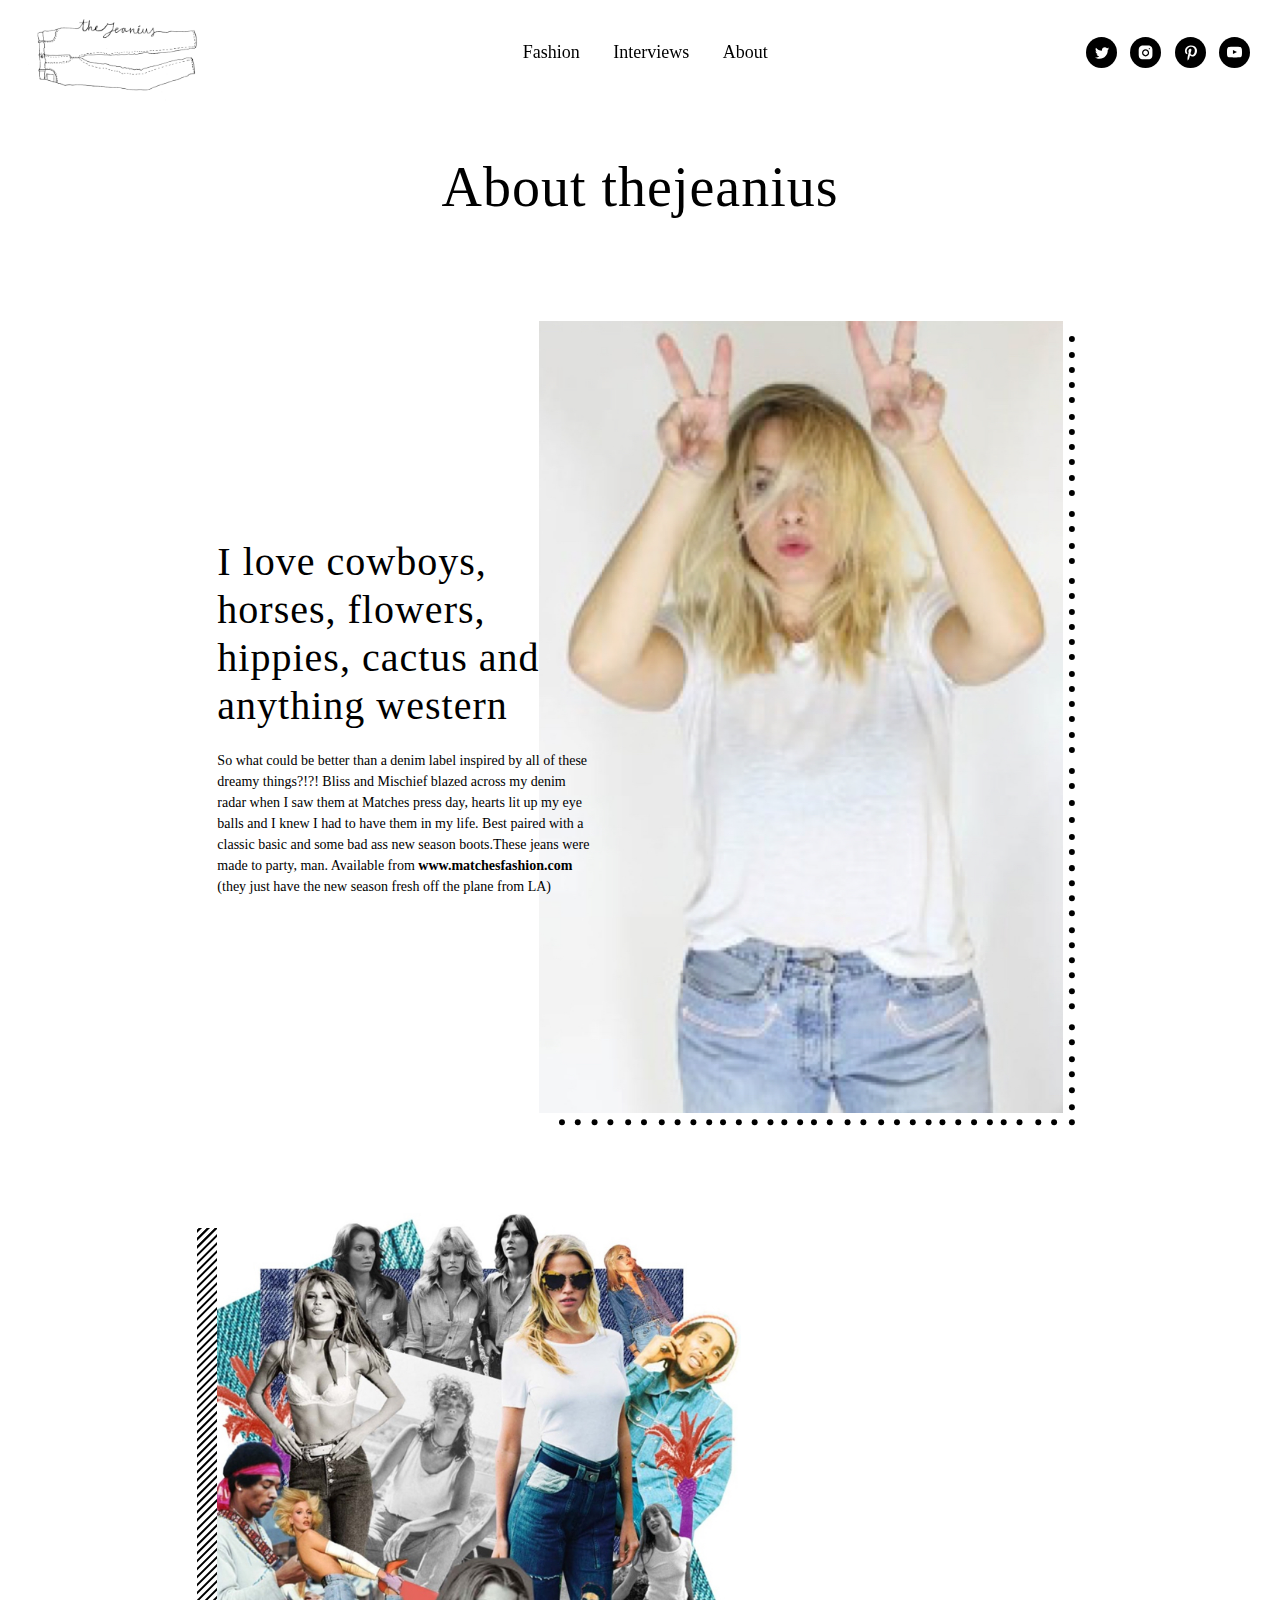
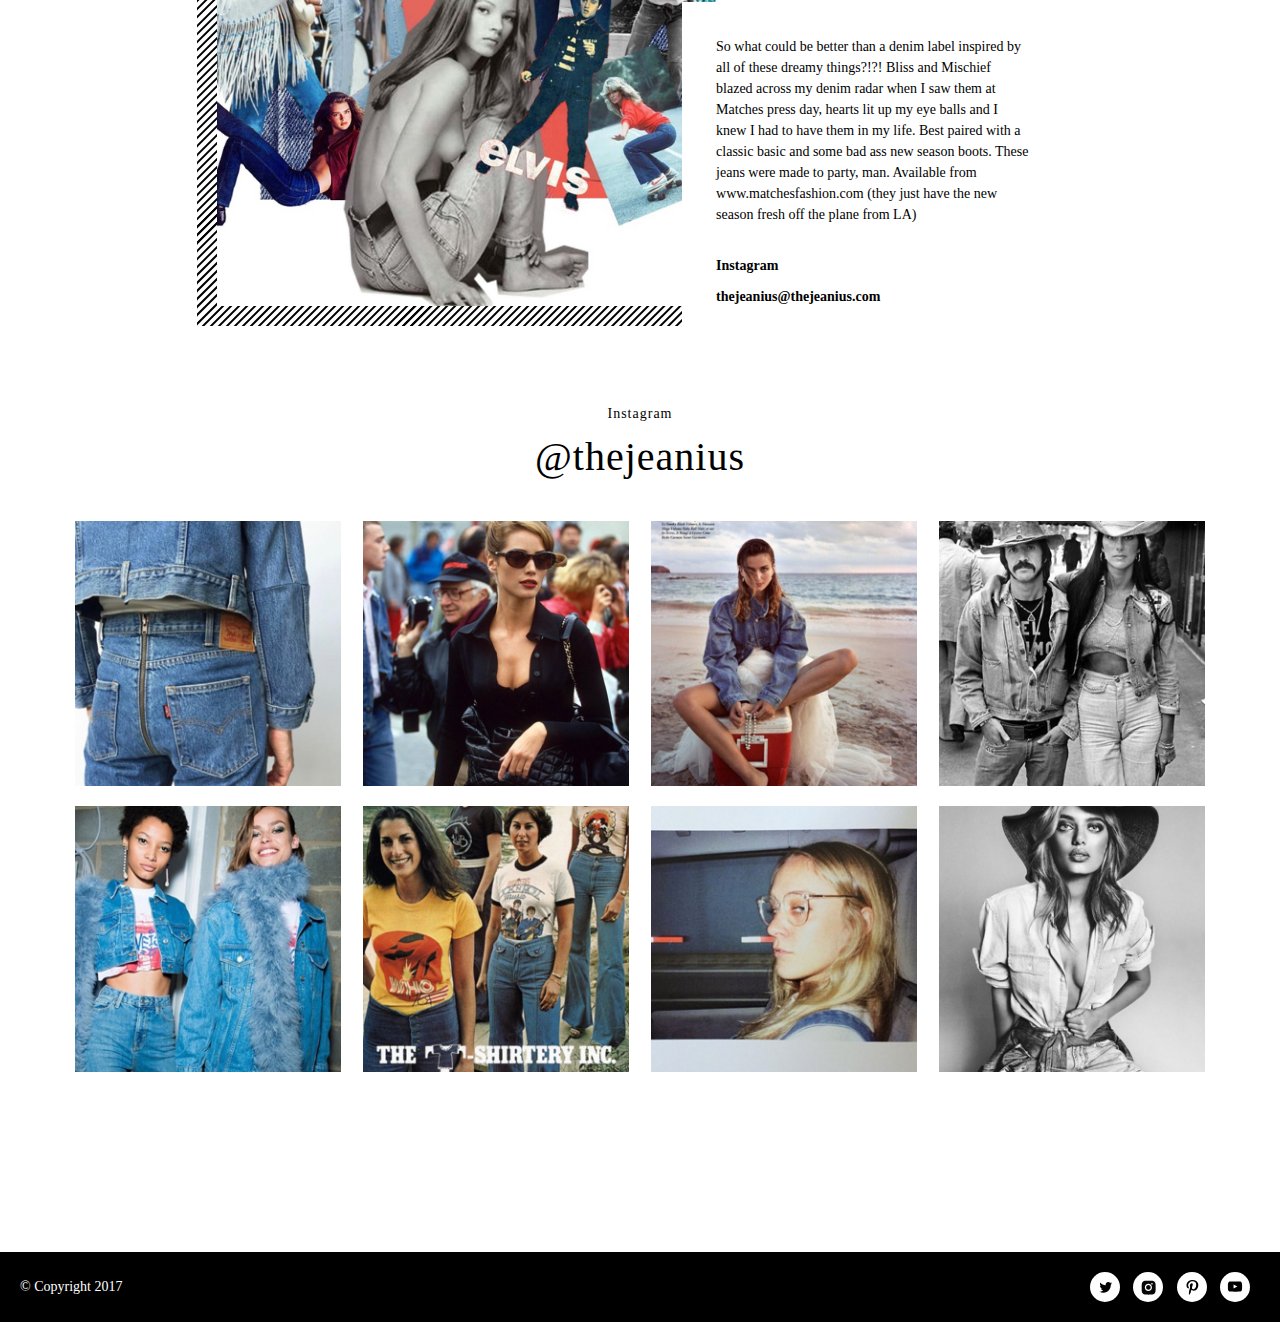
<file: about/index.html>
<!DOCTYPE html>

<html>

<head>
  <meta name="viewport" content="width=device-width, initial-scale=1">
  <title>thejeanius</title>
  <link rel="icon" href="/assets/favicon.png" sizes="16x16 32x32" type="image/png">
  <link rel="stylesheet" href="/css/base.css">
  <link rel="stylesheet" href="/css/style.css">
</head>



<header>
  <a href="/homepage/index.html">
  	<h1><img src="/assets/logo.svg"></h1>
  </a>




  <nav>
    <a href="/fashion/index.html">Fashion</a>
    <a href="/interviews/index.html">Interviews</a>
    <a href="/about/index.html">About</a>
  </nav>

  <div class="social">
    <a href="#"><img src="/assets/twitter-black.svg"></a>
    <a href="https://www.instagram.com/thejeanius_/"><img src="/assets/instagram-black.svg"></a>
    <a href="#"><img src="/assets/pinterest-black.svg"></a>
    <a href="#"><img src="/assets/youtube-black.svg"></a>
  </div>

</header>
  <a href="#" class="menu-toggle">
		<span class="line-1"></span>
		<span class="line-2"></span>
		<span class="line-3"></span>
	</a>

 <div class="menu">

  <nav>
    <a href="/fashion/index.html" class="shophover">Fashion</a>
    <a href="/interviews/index.html" class="winterhover">Interviews</a>
    <a href="/about/index.html" class="processhover">About</a>
  </nav>

</div>

<section class="hero">
    	<h2>About thejeanius</h2>
</section>

<section class="about">

  <div class="about-container">

      <div class="about-right">

           <div class="about-image-right">
          		<img src="/assets/about1.jpg">
            	<span class="blog-bg-overlay-right" style="background-image:url(/assets/dots-background.svg)"></span>
        		</div>

          	<div class="about-copy-left">
       				<h3>I love cowboys, horses, flowers, hippies, cactus and anything western</h3>
              <p>So what could be better than a denim label inspired by all of these dreamy things?!?! Bliss and 												Mischief blazed across my denim radar when I saw them at Matches press day, hearts lit up my eye balls 									and I knew I had to have them in my life. Best paired with a classic basic and some bad ass new season 									boots.These jeans were made to party, man.
								Available from <a href="www.matchesfashion.com">www.matchesfashion.com </a>(they just have the new 											season fresh off the plane from LA)</p>
   					</div>

   		 </div>
 		</div>
	</section>

<section class="about">

  <div class="about-container">

      <div class="about-left">

           <div class="about-image-left">
          		<img src="/assets/about2.jpg">
            	<span class="blog-bg-overlay-left" style="background-image:url(/assets/lines-background.svg)"></span>
        		</div>

          	<div class="about-copy-right">
              <p>So what could be better than a denim label inspired by all of these dreamy things?!?! Bliss and Mischief blazed across my denim radar when I saw them at Matches press day, hearts lit up my eye balls and I knew I had to have them in my life. Best paired with a classic basic and some bad ass new season boots.
These jeans were made to party, man.
Available from www.matchesfashion.com (they just have the new season fresh off the plane from LA)</p>
              <div class="copy-links">
                <a href="#">Instagram</a>
              	<a href="#">thejeanius@thejeanius.com</a>
              </div>

   					</div>

   		 </div>
 		</div>
	</section>

<section class="instagram">
  <div class="container">
    <div class="subhead">
      	<h4>Instagram</h4>
      	<h3>@thejeanius</h3>
    </div>

    <div class="insta">

      <div class="instapic">
        <div class="overlay">
      		<h5>Copy in here</h5>
    		</div>
        <img src="/assets/insta1.jpg">
      </div>

      <div class="instapic">
        	<div class="overlay">
      			<h5>Copy in here</h5>
    			</div>
        	<img src="/assets/insta2.jpg">
      </div>

      <div class="instapic">
        	<div class="overlay">
      			<h5>Copy in here</h5>
    			</div>
        	<img src="/assets/insta3.jpg">
      </div>

      <div class="instapic">
        	<div class="overlay">
      			<h5>Copy in here</h5>
    			</div>
        <img src="/assets/insta4.jpg">
      </div>

      <div class="instapic">
        <div class="overlay">
      		<h5>Copy in here</h5>
    		</div>
        <img src="/assets/insta5.jpg">
      </div>

      <div class="instapic">
        	<div class="overlay">
      			<h5>Copy in here</h5>
    			</div>
        	<img src="/assets/insta6.jpg">
      </div>

      <div class="instapic">
        	<div class="overlay">
      			<h5>Copy in here</h5>
    			</div>
        	<img src="/assets/insta7.jpg">
      </div>

      <div class="instapic">
        	<div class="overlay">
      			<h5>Copy in here</h5>
    			</div>
        <img src="/assets/insta8.jpg">
      </div>
  </div>

  </div>
</section>

	<footer class="footer">
   <p>© Copyright 2017</p>

  <nav>
    <a class="link" href="https://www.facebook.com/profile.php?id=100005118677860">
      <img src="/assets/twitter-white.svg">
    </a>
     <a class="link" href="https://www.instagram.com/gossers007/">
      <img src="/assets/instagram-white.svg">
    </a>
     <a class="link" href="https://www.twitter.com">
      <img src="/assets/pinterest-white.svg">
    </a>
     <a class="link" href="https://www.twitter.com">
      <img src="/assets/youtube-white.svg">
    </a>
  </nav>

</footer>

<script src="/js/jquery.js"></script>
<script src="/js/main.js"></script>


</html>
</file>
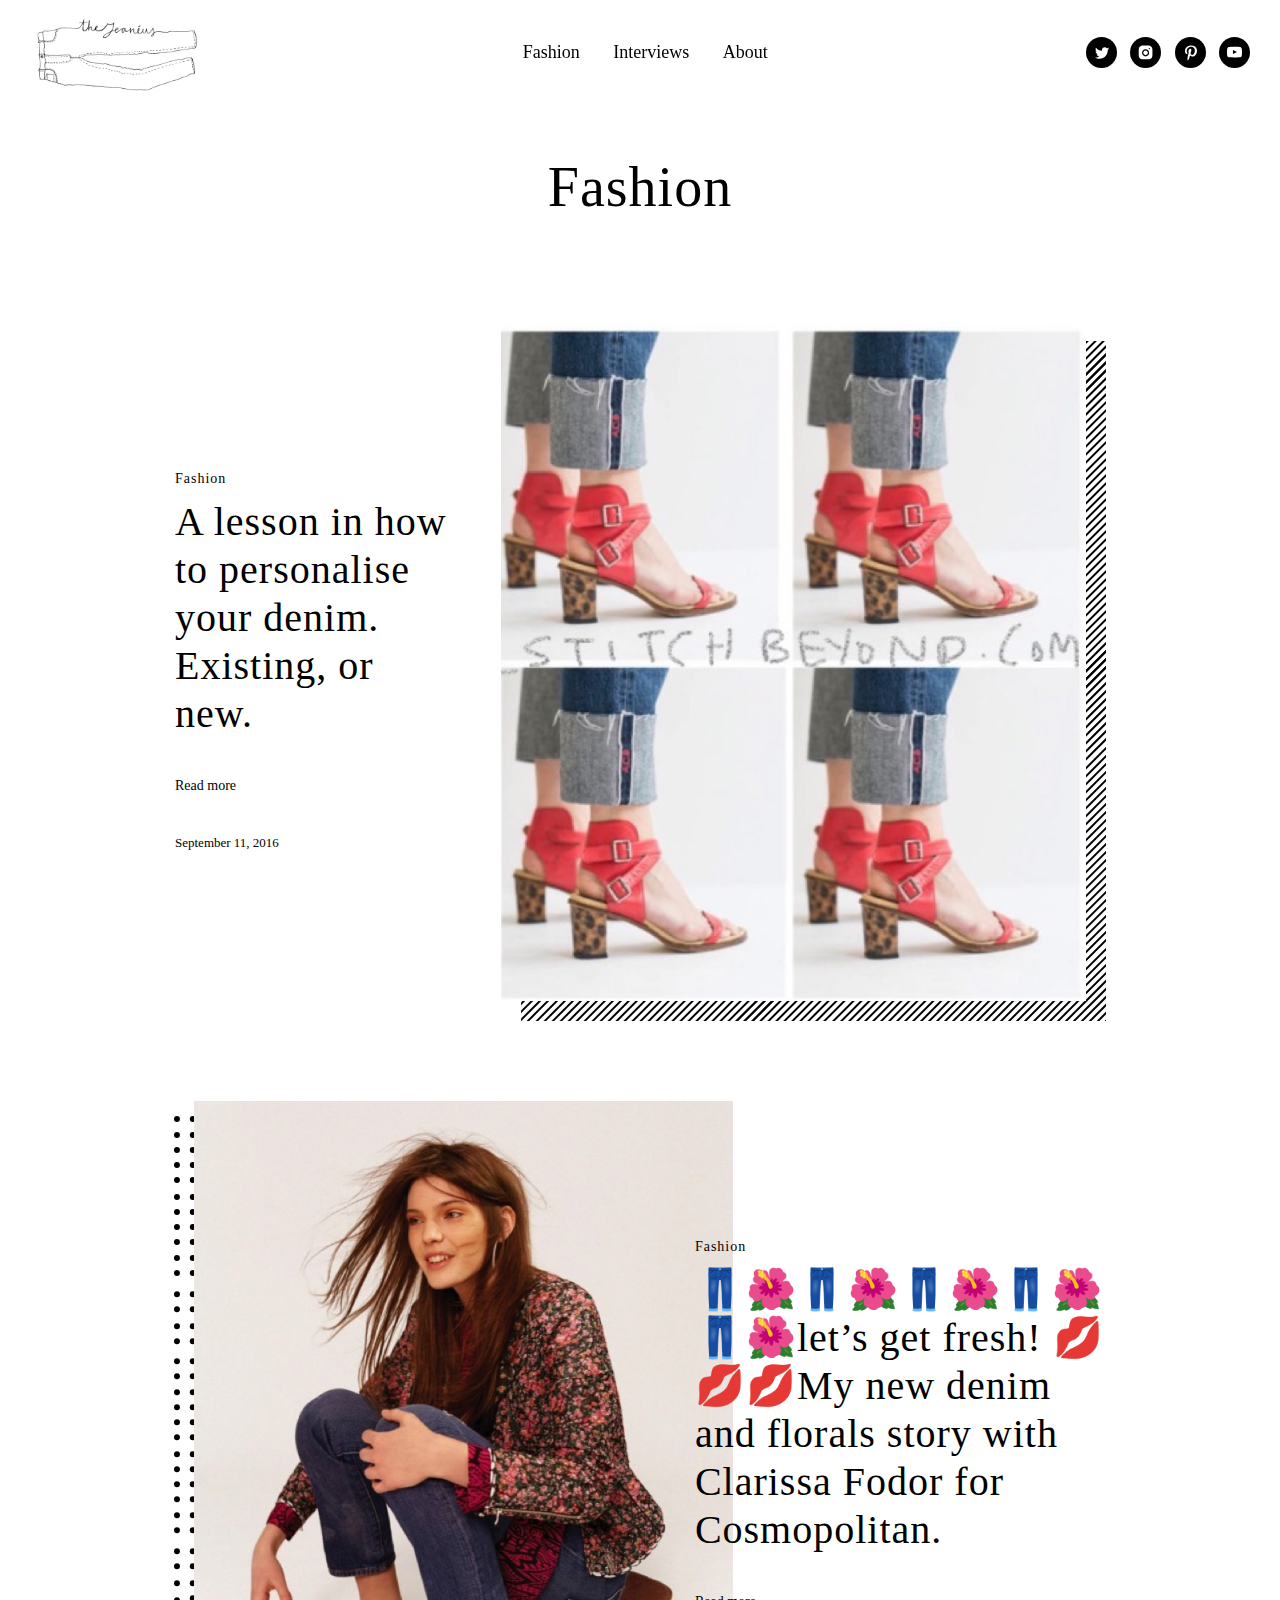
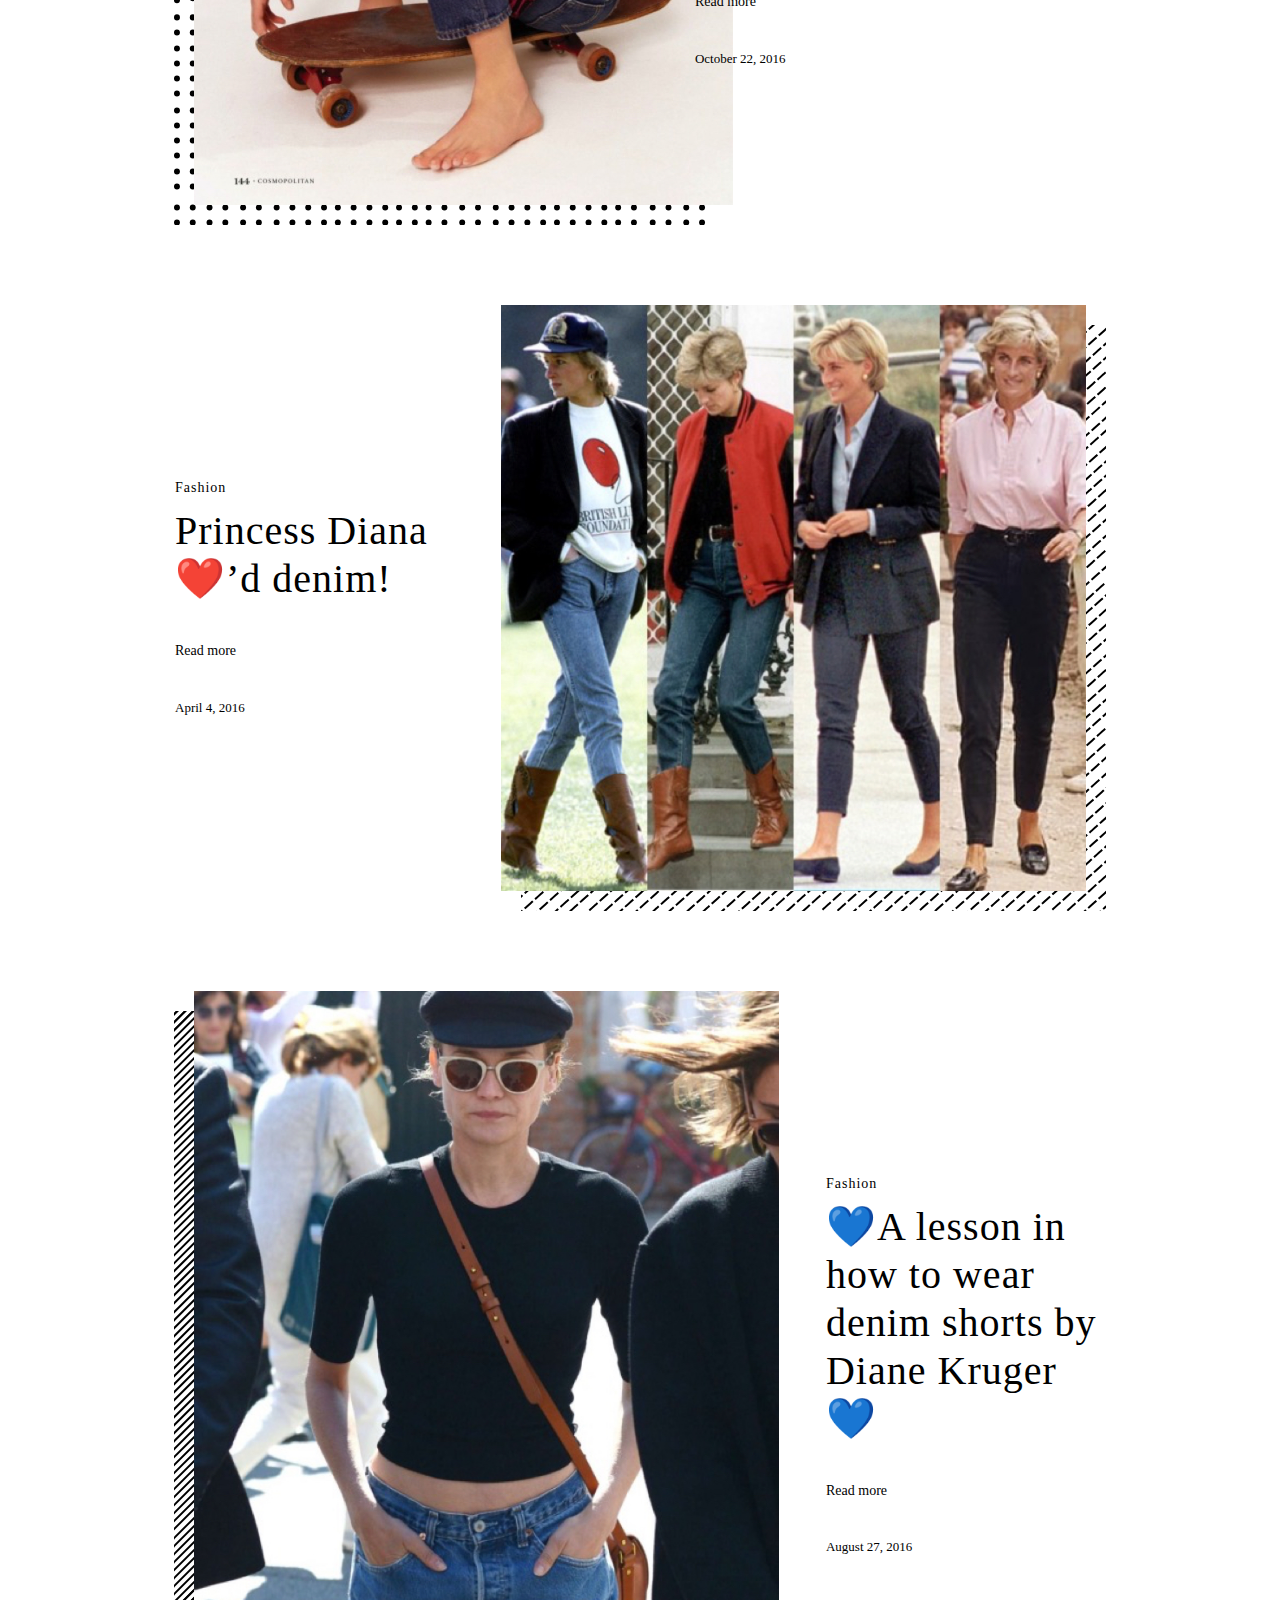
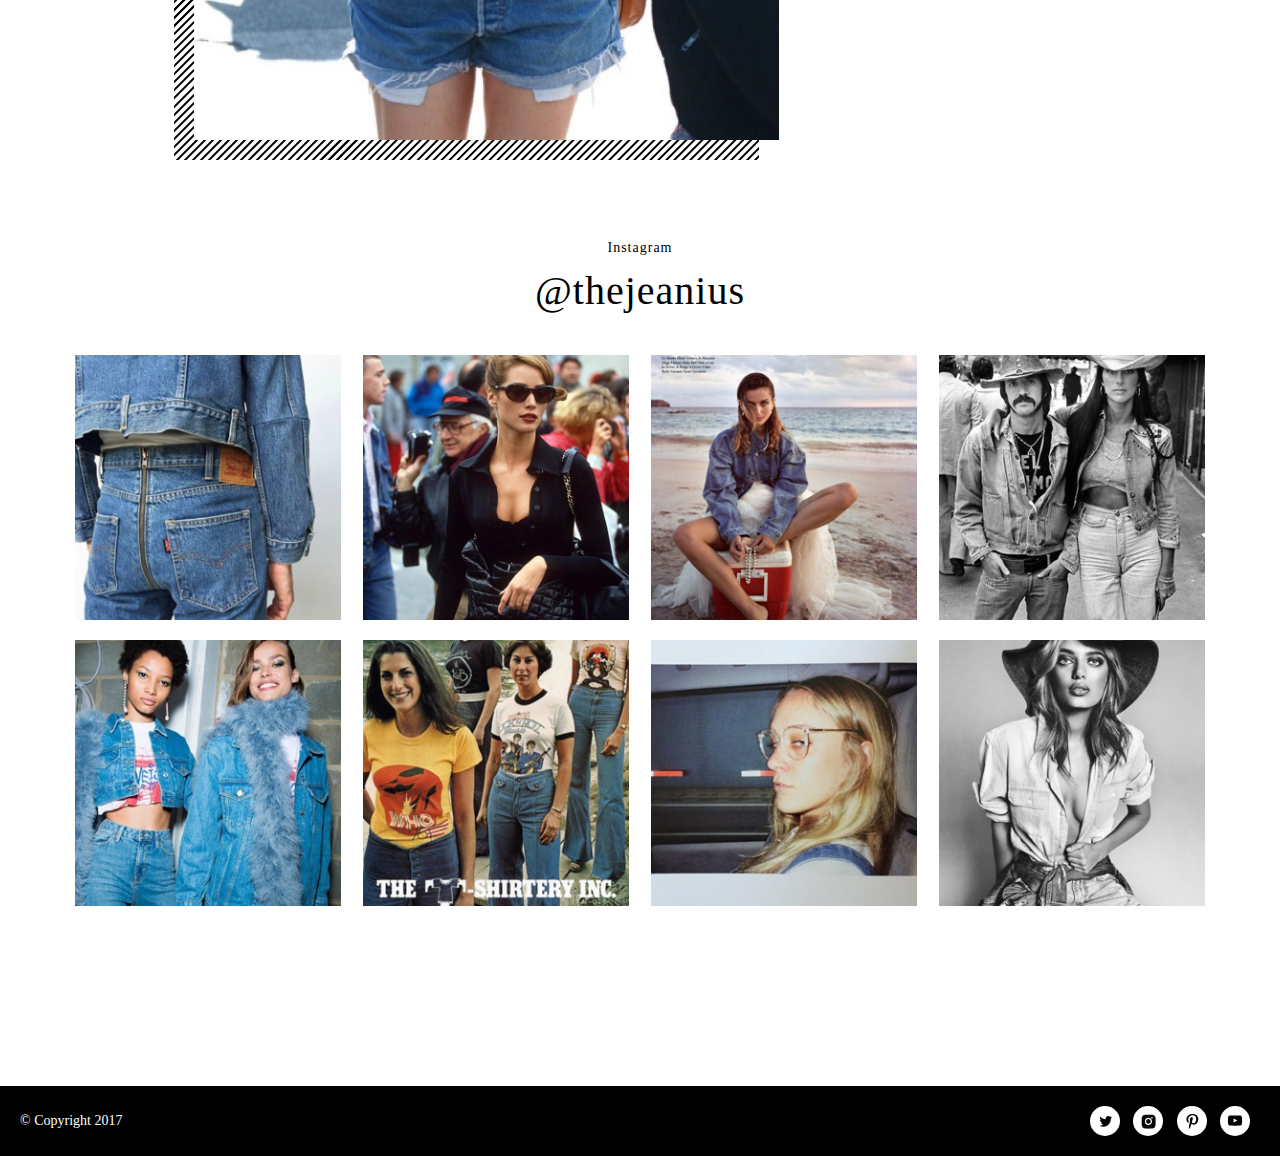
<file: fashion/index.html>
<!DOCTYPE html>

<html>

<head>
  <meta name="viewport" content="width=device-width, initial-scale=1">
  <title>thejeanius</title>
  <link rel="icon" href="/assets/favicon.png" sizes="16x16 32x32" type="image/png">
  <link rel="stylesheet" href="/css/base.css">
  <link rel="stylesheet" href="/css/style.css">
</head>


<header>
  <a href="/homepage/index.html">
  	<h1><img src="/assets/logo.svg"></h1>
  </a>




  <nav>
    <a href="/fashion/index.html">Fashion</a>
    <a href="/interviews/index.html">Interviews</a>
    <a href="/about/index.html">About</a>
  </nav>

  <div class="social">
    <a href="#"><img src="/assets/twitter-black.svg"></a>
    <a href="https://www.instagram.com/thejeanius_/"><img src="/assets/instagram-black.svg"></a>
    <a href="#"><img src="/assets/pinterest-black.svg"></a>
    <a href="#"><img src="/assets/youtube-black.svg"></a>
  </div>

</header>
  <a href="#" class="menu-toggle">
		<span class="line-1"></span>
		<span class="line-2"></span>
		<span class="line-3"></span>
	</a>

 <div class="menu">

  <nav>
    <a href="/fashion/index.html" class="shophover">Fashion</a>
    <a href="/interviews/index.html" class="winterhover">Interviews</a>
    <a href="/about/index.html" class="processhover">About</a>
  </nav>

</div>

<section class="hero">
    	<h2>Fashion</h2>
</section>

<section class="blog-entry">

  <div class="blog-container">

    <div class="blog-copy-left">
    	<a href="/story/index.html">
       	<h4>Fashion</h4>
      	<h3>A lesson in how to personalise your denim. Existing, or new.
				</h3>
        <div class="secondary-button">Read more</div>
        <h5>September 11, 2016</h5>
			</a>
    </div>

   	<div class="blog-graphic-right">
    	<a href="/story/index.html">
        <div class="blog-image-right">
      		<img src="/assets/image1-v1.jpg">
            <span class="blog-bg-right" style="background-image:url(/assets/lines-background.svg)"></span>
      	</div>
    	</a>
   	</div>

	</div>

</section>

<section class="blog-entry">

  <div class="blog-container">

      <div class="blog-graphic-overlay-left">
         <a href="/story/index.html">

           <div class="blog-image-overlay-left">
      				<img src="/assets/image2-v2.jpg">
            	<span class="blog-bg-overlay-left" style="background-image:url(/assets/dots-background.svg)"></span>
           	</div>

          	<div class="blog-copy-overlay-right">
       				<h4>Fashion</h4>
      				<h3>👖🌺👖🌺👖🌺👖🌺👖🌺let’s get fresh! 💋💋💋My new denim and florals story with Clarissa Fodor for 									Cosmopolitan.
							</h3>
        			<div class="secondary-button">Read more</div>
        			<h5>October 22, 2016</h5>
   					</div>
        	</a>
    </div>
 </div>

</section>

<section class="blog-entry">

  <div class="blog-container">

    <div class="blog-copy-left">
    	<a href="/story/index.html">
       	<h4>Fashion</h4>
      	<h3>Princess Diana ❤️’d denim!
				</h3>
        <div class="secondary-button">Read more</div>
        <h5>April 4, 2016</h5>
			</a>
    </div>

   	<div class="blog-graphic-right">
    	<a href="/story/index.html">
        <div class="blog-image-right">
      		<img src="/assets/image3-v3.jpg">
            <span class="blog-bg-right" style="background-image:url(/assets/dashed-lines-background-sq.svg)"></span>
      	</div>
    	</a>
   	</div>

	</div>

</section>

<section class="blog-entry">

  <div class="blog-container-rev">

    <div class="blog-graphic-left">
    	<a href="/story/index.html">
        <div class="blog-image-left">
      		<img src="/assets/image4-v2.jpg">
            <span class="blog-bg-left" style="background-image:url(/assets/lines-background.svg)"></span>
      	</div>
    	</a>
   	</div>

    <div class="blog-copy-right">
    	<a href="/story/index.html">
       	<h4>Fashion</h4>
      	<h3>💙A lesson in how to wear denim shorts by Diane Kruger 💙
				</h3>
        <div class="secondary-button">Read more</div>
        <h5>August 27, 2016</h5>
			</a>
    </div>

	</div>

</section>


<section class="instagram">
  <div class="container">
    <div class="subhead">
      	<h4>Instagram</h4>
      	<h3>@thejeanius</h3>
    </div>

    <div class="insta">

      <div class="instapic">
        <div class="overlay">
      		<h5>Copy in here</h5>
    		</div>
        <img src="/assets/insta1.jpg">
      </div>

      <div class="instapic">
        	<div class="overlay">
      			<h5>Copy in here</h5>
    			</div>
        	<img src="/assets/insta2.jpg">
      </div>

      <div class="instapic">
        	<div class="overlay">
      			<h5>Copy in here</h5>
    			</div>
        	<img src="/assets/insta3.jpg">
      </div>

      <div class="instapic">
        	<div class="overlay">
      			<h5>Copy in here</h5>
    			</div>
        <img src="/assets/insta4.jpg">
      </div>

      <div class="instapic">
        <div class="overlay">
      		<h5>Copy in here</h5>
    		</div>
        <img src="/assets/insta5.jpg">
      </div>

      <div class="instapic">
        	<div class="overlay">
      			<h5>Copy in here</h5>
    			</div>
        	<img src="/assets/insta6.jpg">
      </div>

      <div class="instapic">
        	<div class="overlay">
      			<h5>Copy in here</h5>
    			</div>
        	<img src="/assets/insta7.jpg">
      </div>

      <div class="instapic">
        	<div class="overlay">
      			<h5>Copy in here</h5>
    			</div>
        <img src="/assets/insta8.jpg">
      </div>
  </div>

  </div>
</section>

	<footer class="footer">
   <p>© Copyright 2017</p>

  <nav>
    <a class="link" href="https://www.facebook.com/profile.php?id=100005118677860">
      <img src="/assets/twitter-white.svg">
    </a>
     <a class="link" href="https://www.instagram.com/gossers007/">
      <img src="/assets/instagram-white.svg">
    </a>
     <a class="link" href="https://www.twitter.com">
      <img src="/assets/pinterest-white.svg">
    </a>
     <a class="link" href="https://www.twitter.com">
      <img src="/assets/youtube-white.svg">
    </a>
  </nav>

</footer>

<script src="/js/jquery.js"></script>
<script src="/js/main.js"></script>

</html>
</file>
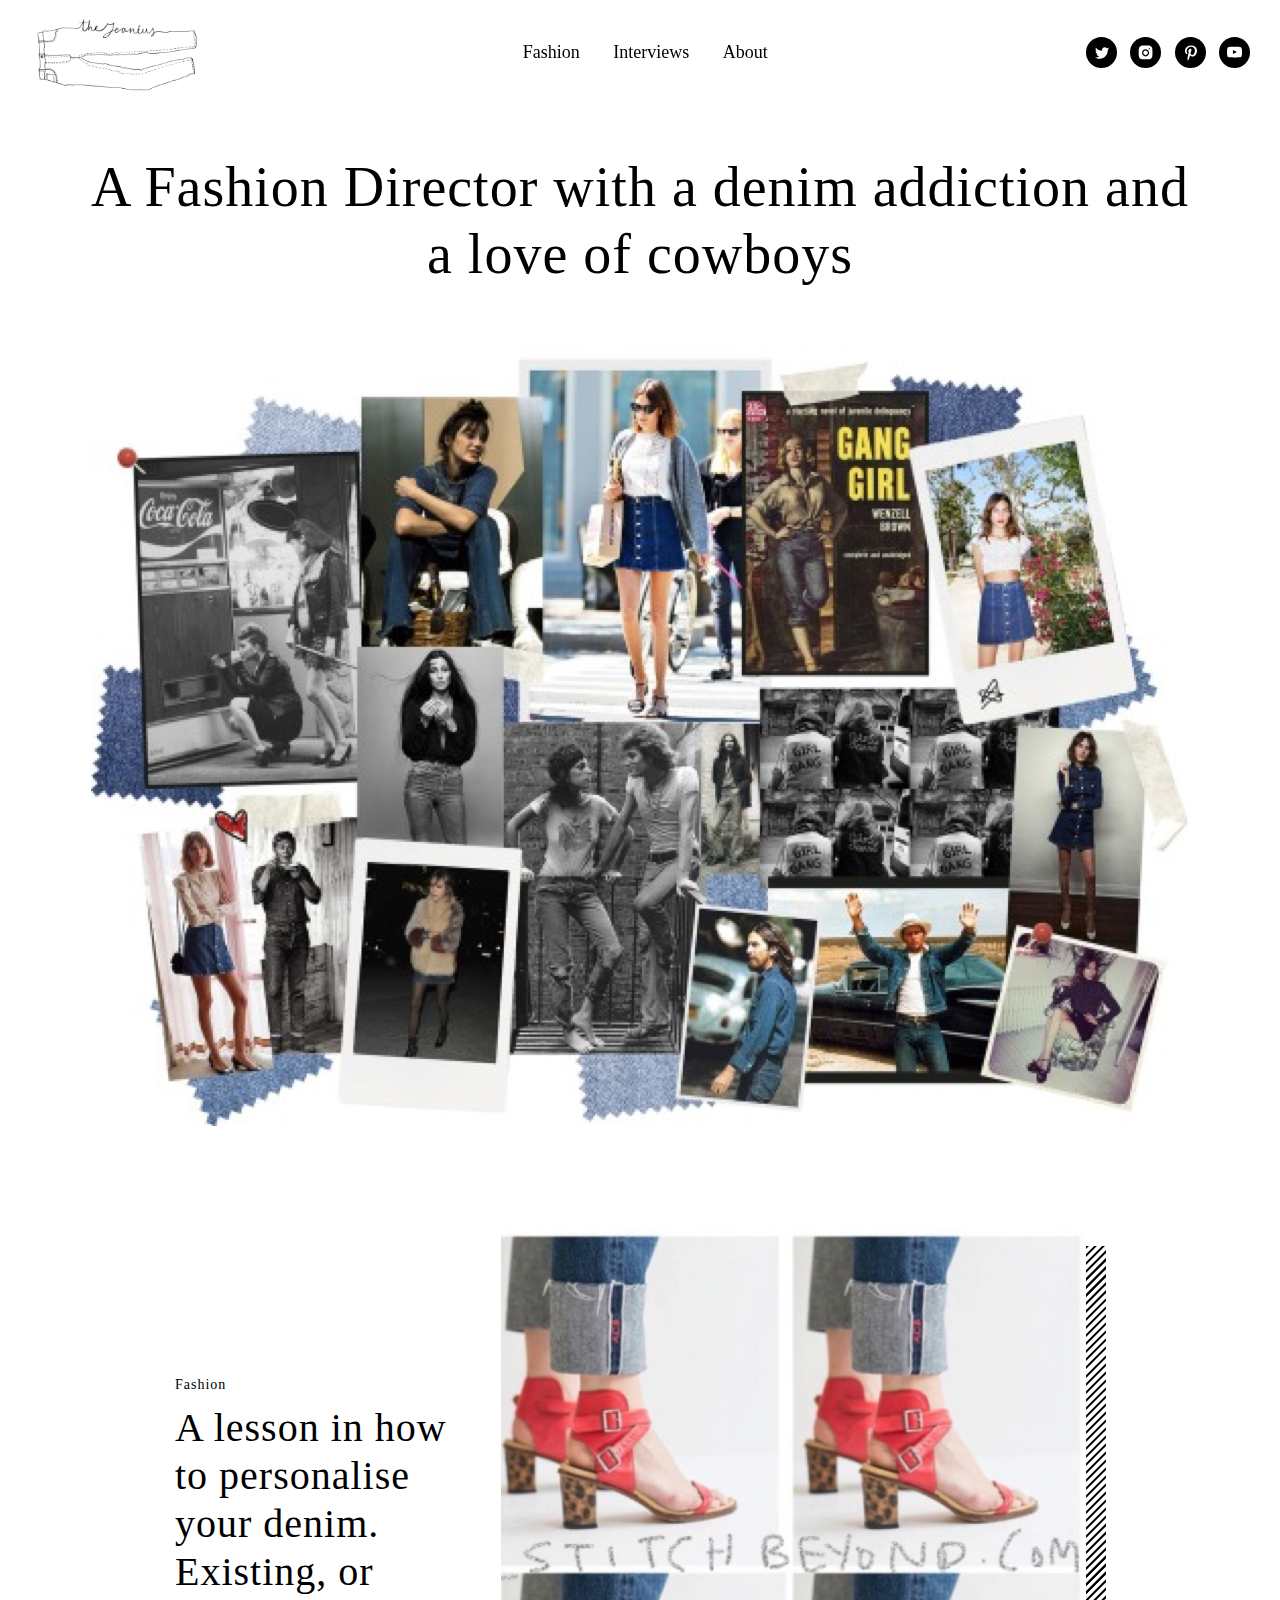
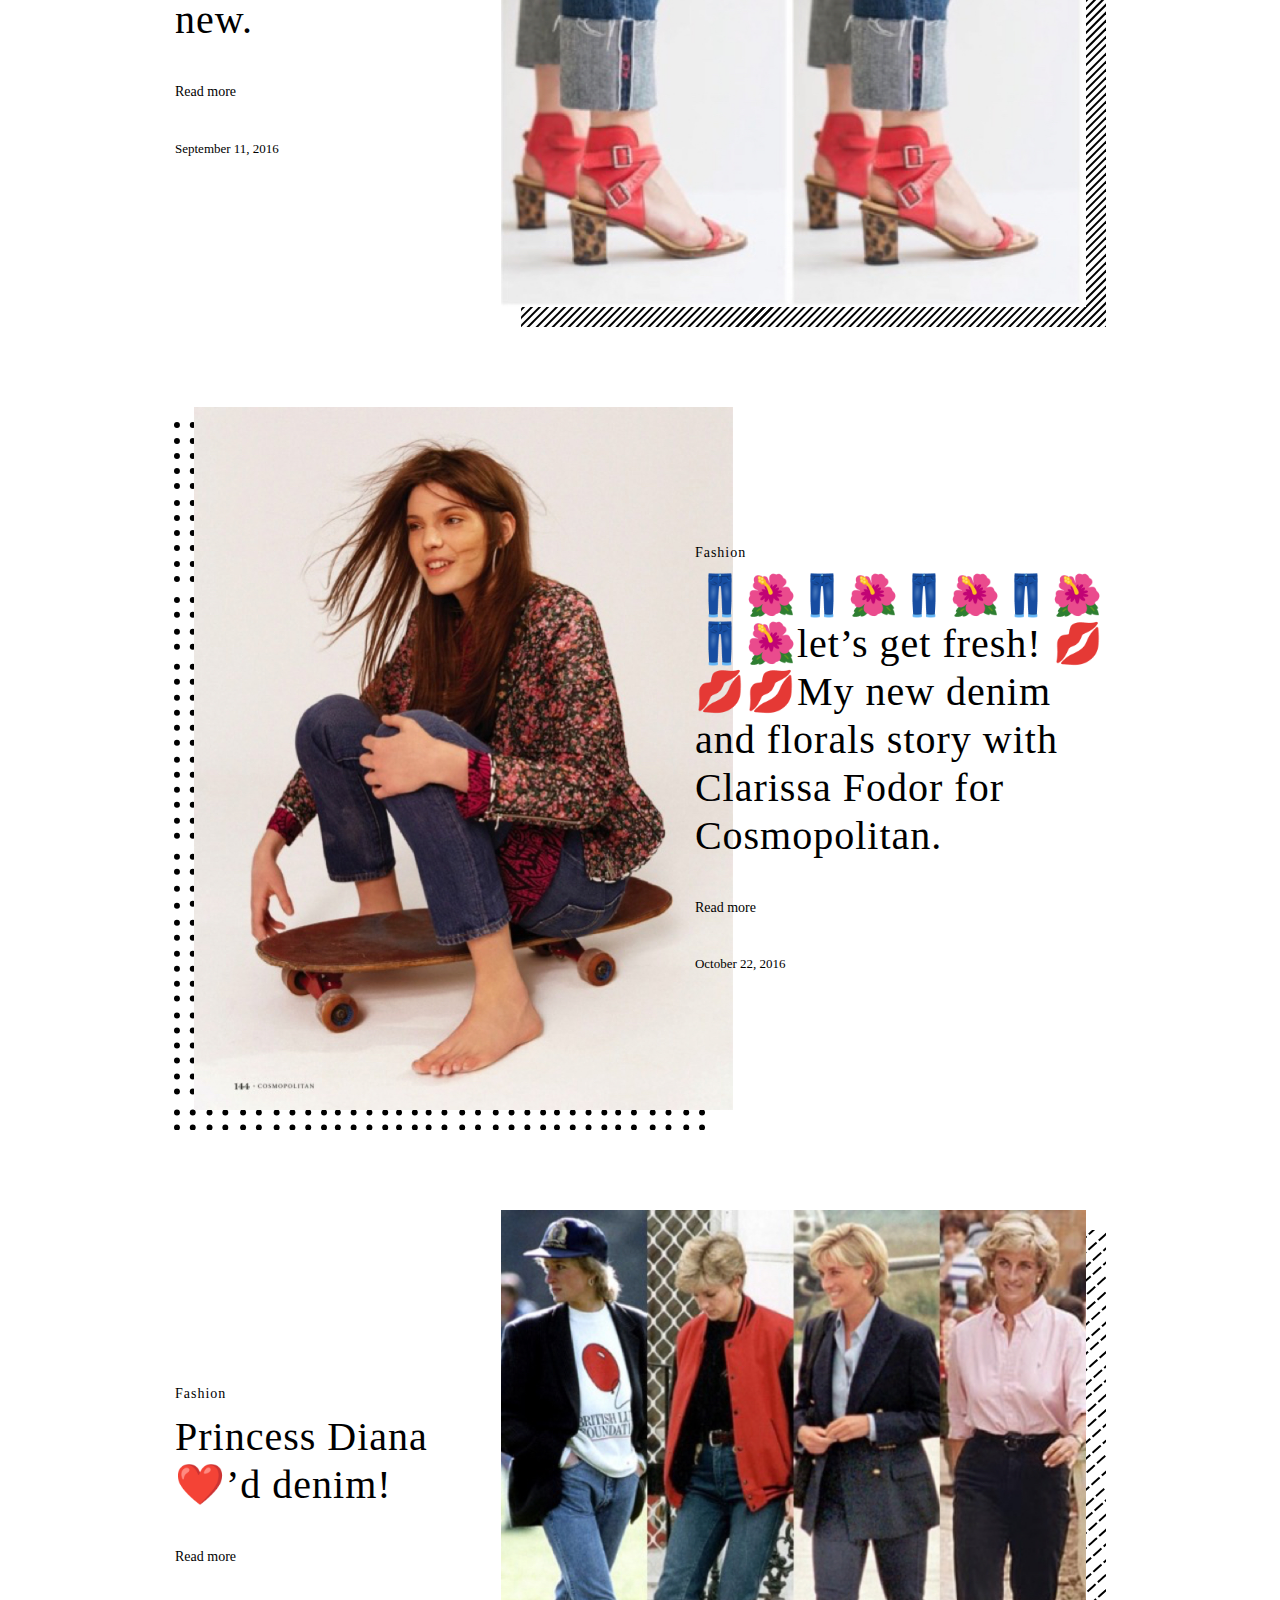
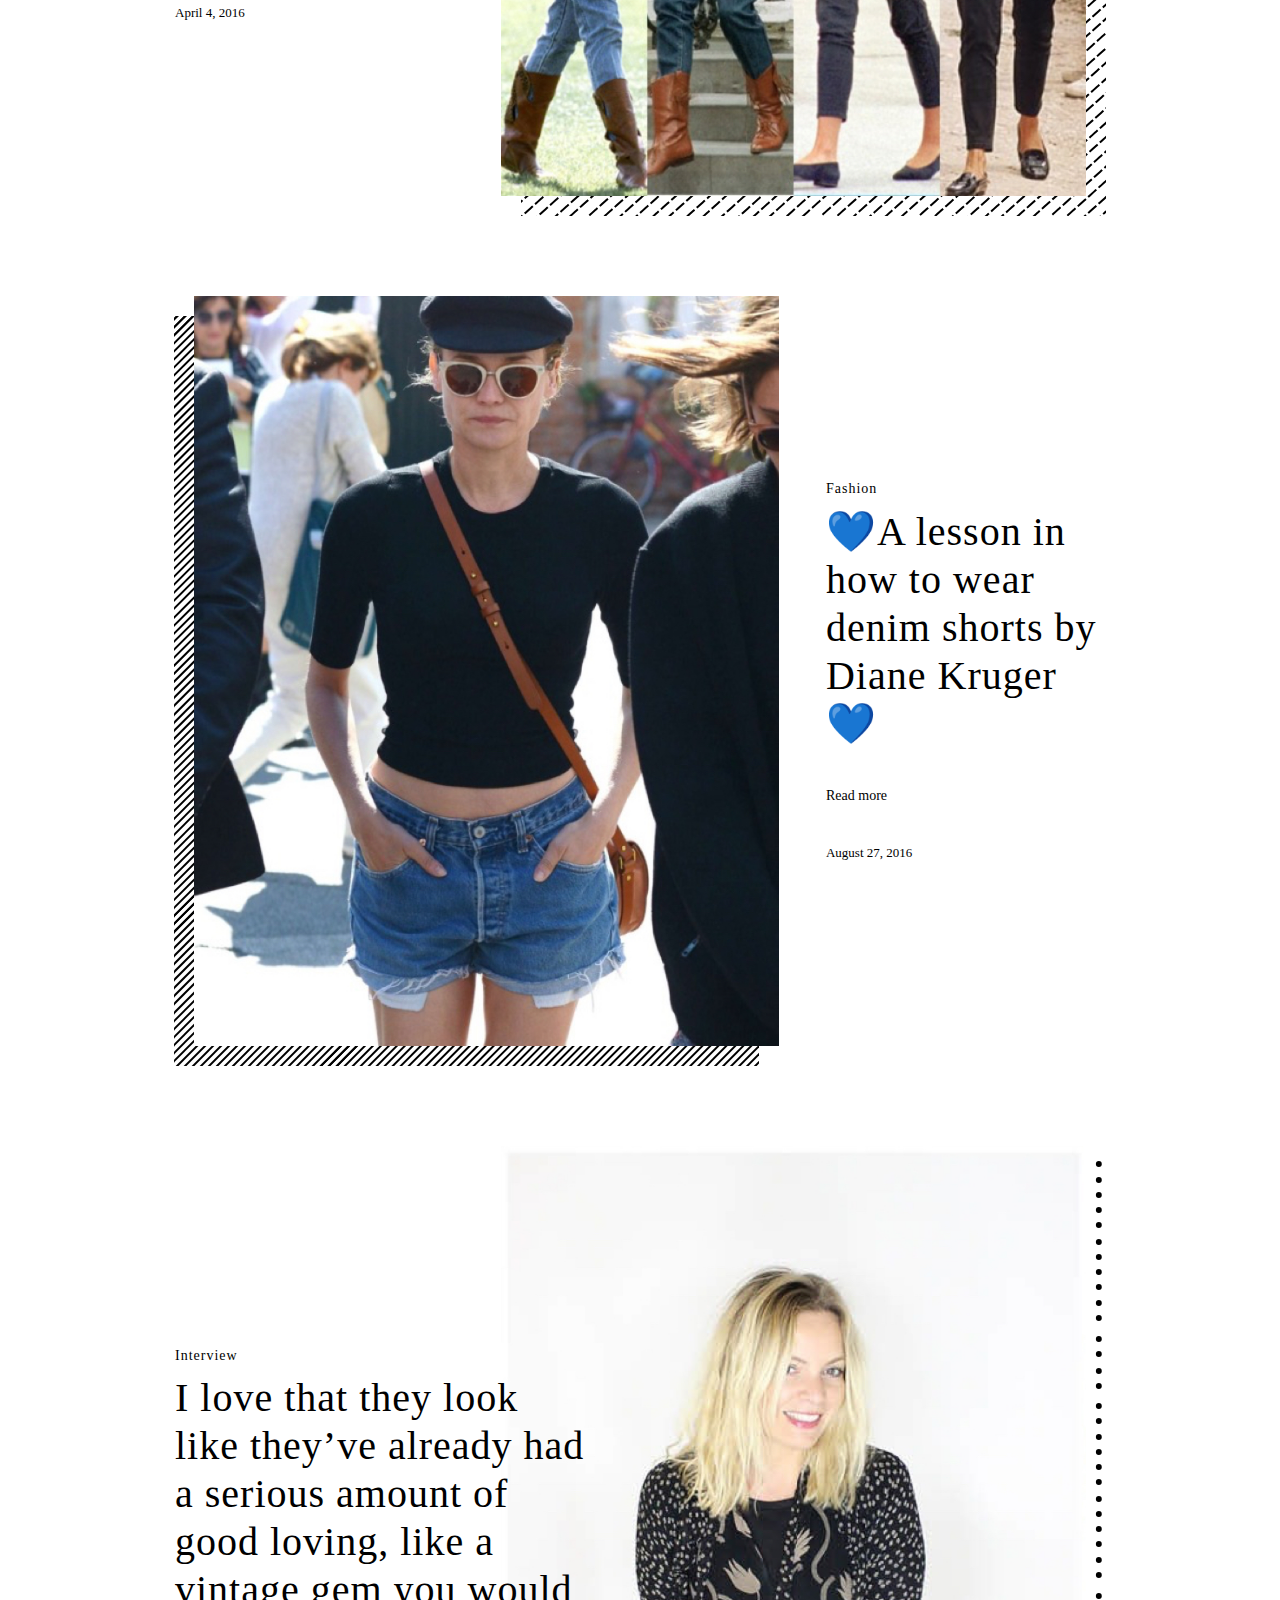
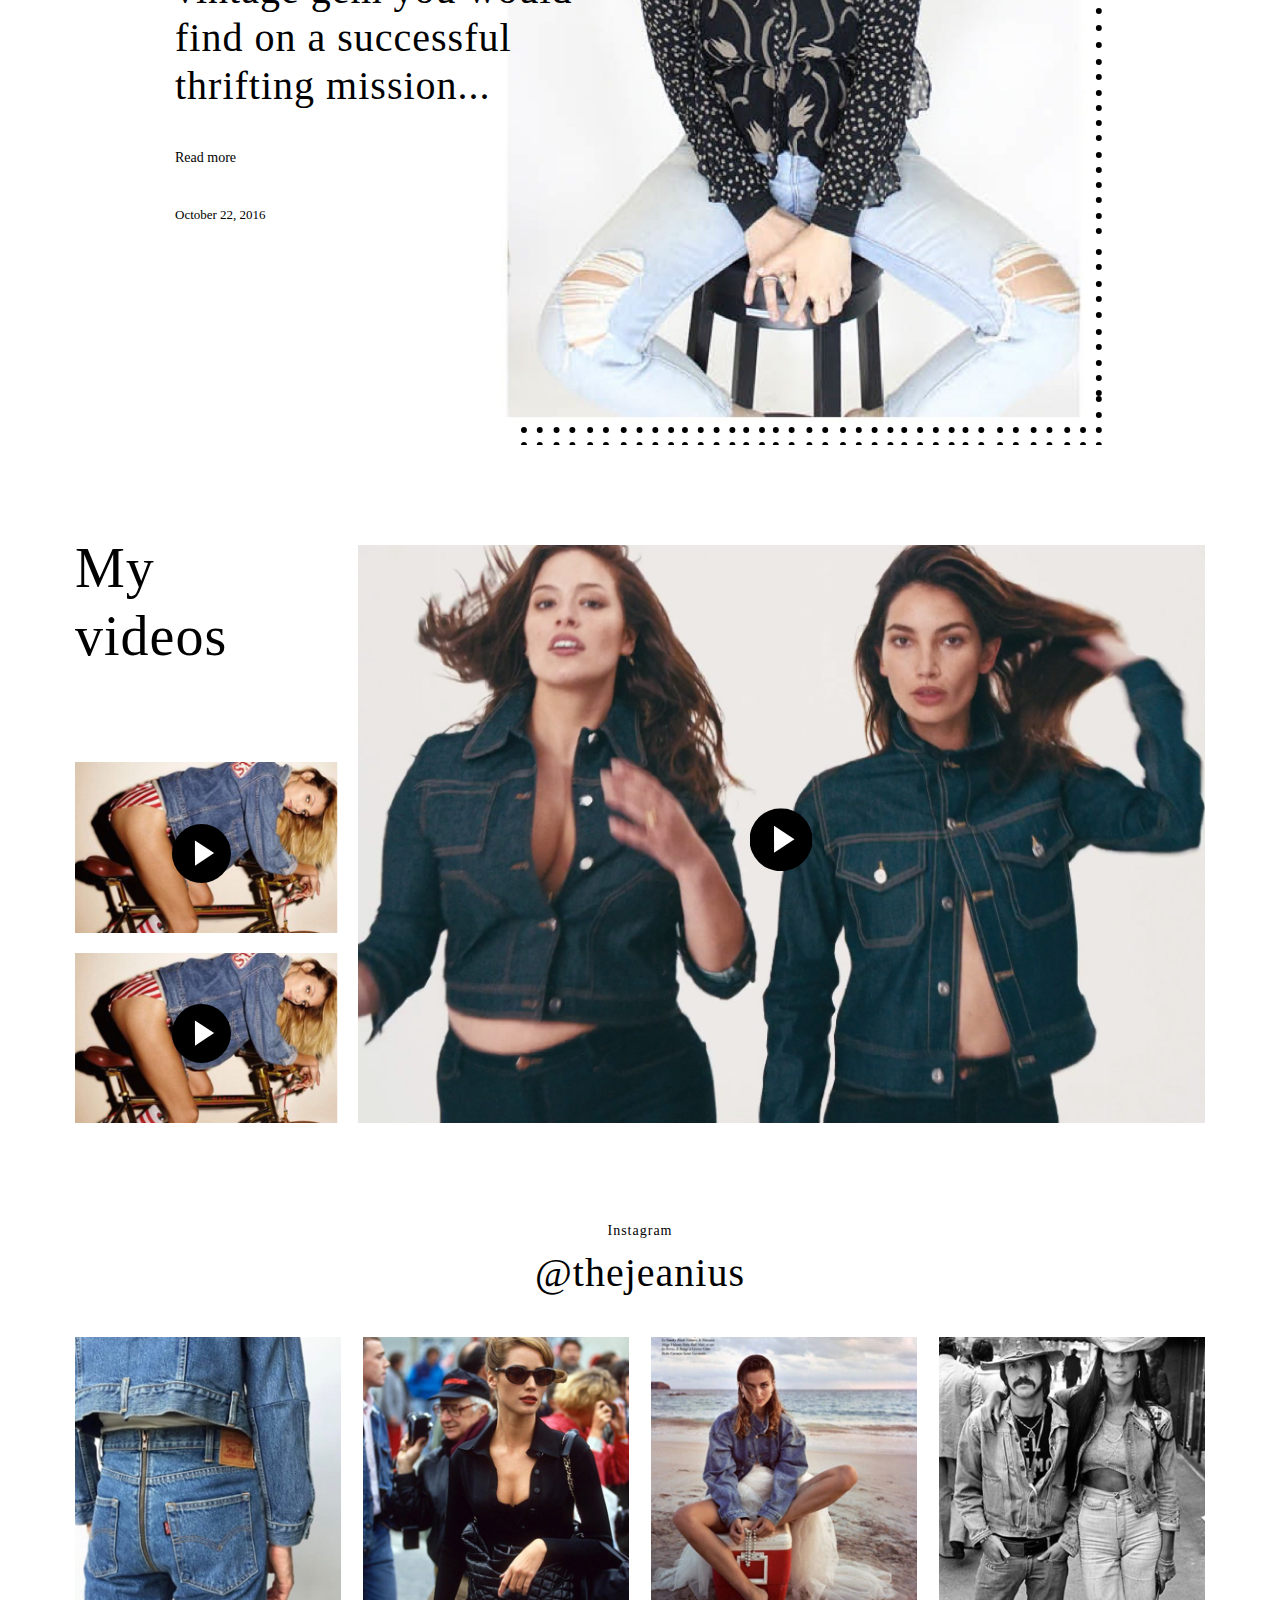
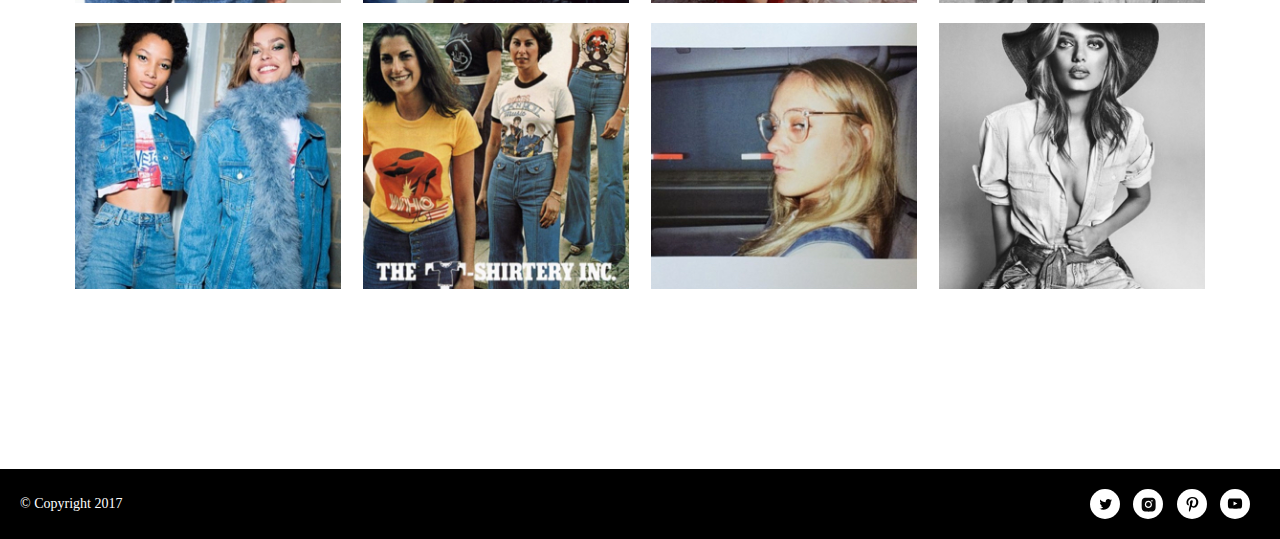
<file: homepage/index.html>
<!DOCTYPE html>

<html>

<head>
  <meta name="viewport" content="width=device-width, initial-scale=1">
  <title>thejeanius</title>
  <link rel="icon" href="/assets/favicon.png" sizes="16x16 32x32" type="image/png">
  <link rel="stylesheet" href="/css/base.css">
  <link rel="stylesheet" href="/css/style.css">
</head>


<header>
  <a href="/homepage/index.html">
  	<h1><img src="/assets/logo.svg"></h1>
  </a>




  <nav>
    <a href="/fashion/index.html">Fashion</a>
    <a href="/interviews/index.html">Interviews</a>
    <a href="/about/index.html">About</a>
  </nav>

  <div class="social">
    <a href="#"><img src="/assets/twitter-black.svg"></a>
    <a href="https://www.instagram.com/thejeanius_/"><img src="/assets/instagram-black.svg"></a>
    <a href="#"><img src="/assets/pinterest-black.svg"></a>
    <a href="#"><img src="/assets/youtube-black.svg"></a>
  </div>


</header>


  <a href="#" class="menu-toggle">
		<span class="line-1"></span>
		<span class="line-2"></span>
		<span class="line-3"></span>
	</a>

 <div class="menu">

  <nav>
    <a href="/fashion/index.html" class="shophover">Fashion</a>
    <a href="/interviews/index.html" class="winterhover">Interviews</a>
    <a href="/about/index.html" class="processhover">About</a>
  </nav>

</div>

<section class="hero">
    <div class="container">
    	<h2 class="hero-headline">A Fashion Director with a denim addiction and a love of cowboys</h2>
    	<img src="/assets/collage.jpg">
  	</div>
</section>

<section class="blog-entry">

  <div class="blog-container">

    <div class="blog-copy-left">
    	<a href="/story/index.html">
       	<h4>Fashion</h4>
      	<h3>A lesson in how to personalise your denim. Existing, or new.
				</h3>
        <div class="secondary-button">Read more</div>
        <h5>September 11, 2016</h5>
			</a>
    </div>

   	<div class="blog-graphic-right">
    	<a href="/story/index.html">
        <div class="blog-image-right">
      		<img src="/assets/image1-v1.jpg">
            <span class="blog-bg-right" style="background-image:url(/assets/lines-background.svg)"></span>
      	</div>
    	</a>
   	</div>

	</div>

</section>

<section class="blog-entry">

  <div class="blog-container">

      <div class="blog-graphic-overlay-left">
         <a href="/story/index.html">

           <div class="blog-image-overlay-left">
      				<img src="/assets/image2-v2.jpg">
            	<span class="blog-bg-overlay-left" style="background-image:url(/assets/dots-background.svg)"></span>
           	</div>

          	<div class="blog-copy-overlay-right">
       				<h4>Fashion</h4>
      				<h3>👖🌺👖🌺👖🌺👖🌺👖🌺let’s get fresh! 💋💋💋My new denim and florals story with Clarissa Fodor for 									Cosmopolitan.
							</h3>
        			<div class="secondary-button">Read more</div>
        			<h5>October 22, 2016</h5>
   					</div>
        	</a>
    </div>
 </div>

</section>

<section class="blog-entry">

  <div class="blog-container">

    <div class="blog-copy-left">
      <a href="/story/index.html">
       	<h4>Fashion</h4>
      	<h3>Princess Diana ❤️’d denim!
				</h3>
        <div class="secondary-button">Read more</div>
        <h5>April 4, 2016</h5>
			</a>
    </div>

   	<div class="blog-graphic-right">
      <a href="/story/index.html">
        <div class="blog-image-right">
      		<img src="/assets/image3-v3.jpg">
            <span class="blog-bg-right" style="background-image:url(/assets/dashed-lines-background-sq.svg)"></span>
      	</div>
    	</a>
   	</div>

	</div>

</section>

<section class="blog-entry">

  <div class="blog-container-rev">

    <div class="blog-graphic-left">
      <a href="/story/index.html">
        <div class="blog-image-left">
      		<img src="/assets/image4-v2.jpg">
            <span class="blog-bg-left" style="background-image:url(/assets/lines-background.svg)"></span>
      	</div>
    	</a>
   	</div>

    <div class="blog-copy-right">
      <a href="/story/index.html">
       	<h4>Fashion</h4>
      	<h3>💙A lesson in how to wear denim shorts by Diane Kruger 💙
				</h3>
        <div class="secondary-button">Read more</div>
        <h5>August 27, 2016</h5>
			</a>
    </div>

	</div>

</section>

<section class="blog-entry">

  <div class="blog-container">

      <div class="blog-graphic-overlay-right">
        <a href="/story/index.html">

           <div class="blog-image-overlay-right">
      				<img src="/assets/image5-v2.jpg">
            	<span class="blog-bg-overlay-right" style="background-image:url(/assets/dots-background.svg)"></span>
           	</div>

          	<div class="blog-copy-overlay-left">
       				<h4>Interview</h4>
      				<h3>I love that they look like they’ve already had a serious amount of good loving, like a vintage gem you would find on a successful thrifting mission...
							</h3>
        			<div class="secondary-button">Read more</div>
        			<h5>October 22, 2016</h5>
   					</div>
        	</a>
    	</div>
 		</div>
	</section>

	<section class="myvideos">
    <div class="video-container">

   		<div class="col-left">

        <div class="four"><h2>My <br>videos</h2></div>

        <div class="two">
          <img src="/assets/video2.jpg">
          		<div class="play-icon">
            		<img src="/assets/play-button.svg">
          		</div>
        	</div>

  			<div class="three">
          <img src="/assets/video3.jpg"></div>
        	<div class="play-icon2">
            	<img src="/assets/play-button.svg">
          </div>
    </div>

      <div class="col-right">
        <img src="/assets/video1new.jpg">
        <div class="play-iconlarge">
            	<img src="/assets/play-button.svg">
        </div>
		</div>


    </div>

	</section>

<section class="instagram">
  <div class="container">
    <div class="subhead">
      	<h4>Instagram</h4>
      	<h3>@thejeanius</h3>
    </div>

    <div class="insta">

      <div class="instapic">
        <div class="overlay">
      		<h5>Copy in here</h5>
    		</div>
        <img src="/assets/insta1.jpg">
      </div>

      <div class="instapic">
        	<div class="overlay">
      			<h5>Copy in here</h5>
    			</div>
        	<img src="/assets/insta2.jpg">
      </div>

      <div class="instapic">
        	<div class="overlay">
      			<h5>Copy in here</h5>
    			</div>
        	<img src="/assets/insta3.jpg">
      </div>

      <div class="instapic">
        	<div class="overlay">
      			<h5>Copy in here</h5>
    			</div>
        <img src="/assets/insta4.jpg">
      </div>

      <div class="instapic">
        <div class="overlay">
      		<h5>Copy in here</h5>
    		</div>
        <img src="/assets/insta5.jpg">
      </div>

      <div class="instapic">
        	<div class="overlay">
      			<h5>Copy in here</h5>
    			</div>
        	<img src="/assets/insta6.jpg">
      </div>

      <div class="instapic">
        	<div class="overlay">
      			<h5>Copy in here</h5>
    			</div>
        	<img src="/assets/insta7.jpg">
      </div>

      <div class="instapic">
        	<div class="overlay">
      			<h5>Copy in here</h5>
    			</div>
        <img src="/assets/insta8.jpg">
      </div>
  </div>

  </div>
</section>

	<footer class="footer">
   <p>© Copyright 2017</p>

  <nav>


    <a href="https://www.facebook.com/profile.php?id=100005118677860">
      <img src="/assets/twitter-white.svg">
    </a>
     <a href="https://www.instagram.com/gossers007/">
      <img src="/assets/instagram-white.svg">
    </a>
     <a href="https://www.twitter.com">
      <img src="/assets/pinterest-white.svg">
    </a>
     <a  href="https://www.twitter.com">
      <img src="/assets/youtube-white.svg">
    </a>

  </nav>

</footer>

<script src="/js/jquery.js"></script>
<script src="/js/main.js"></script>

</html>
</file>
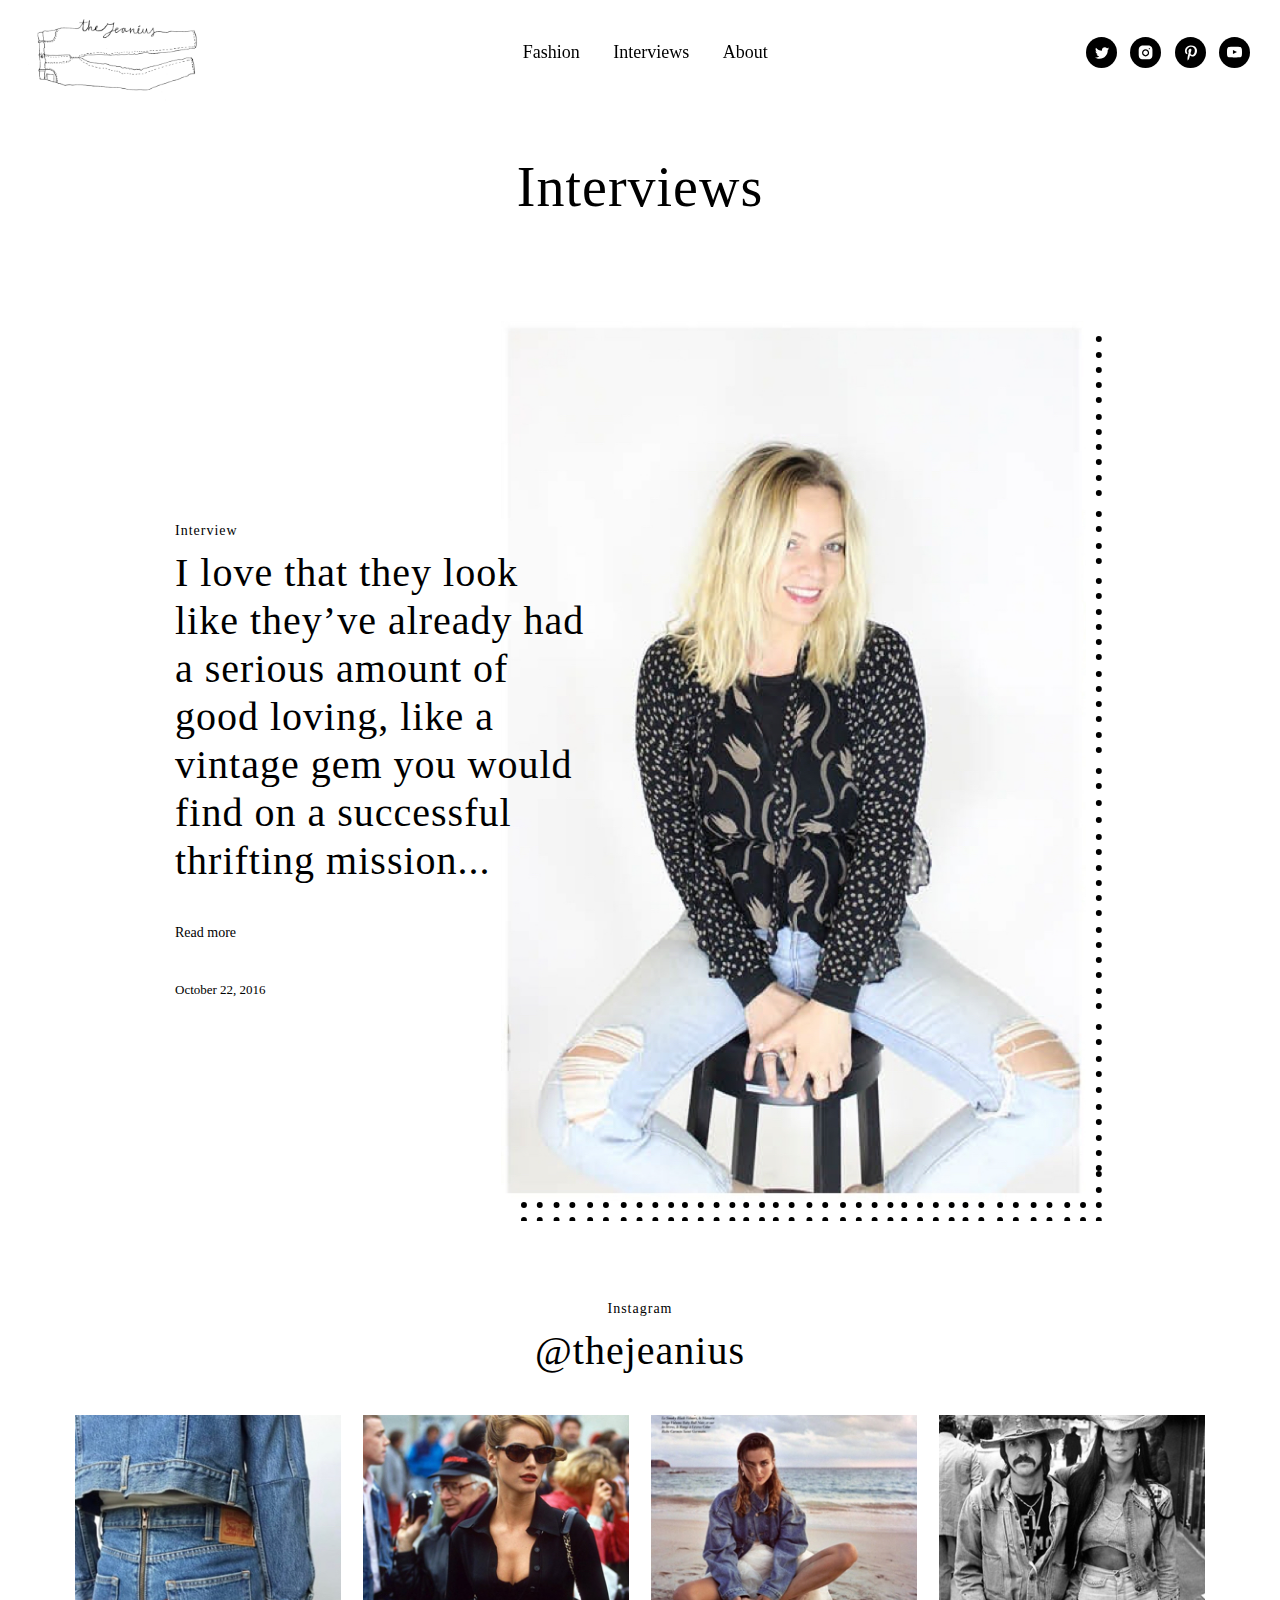
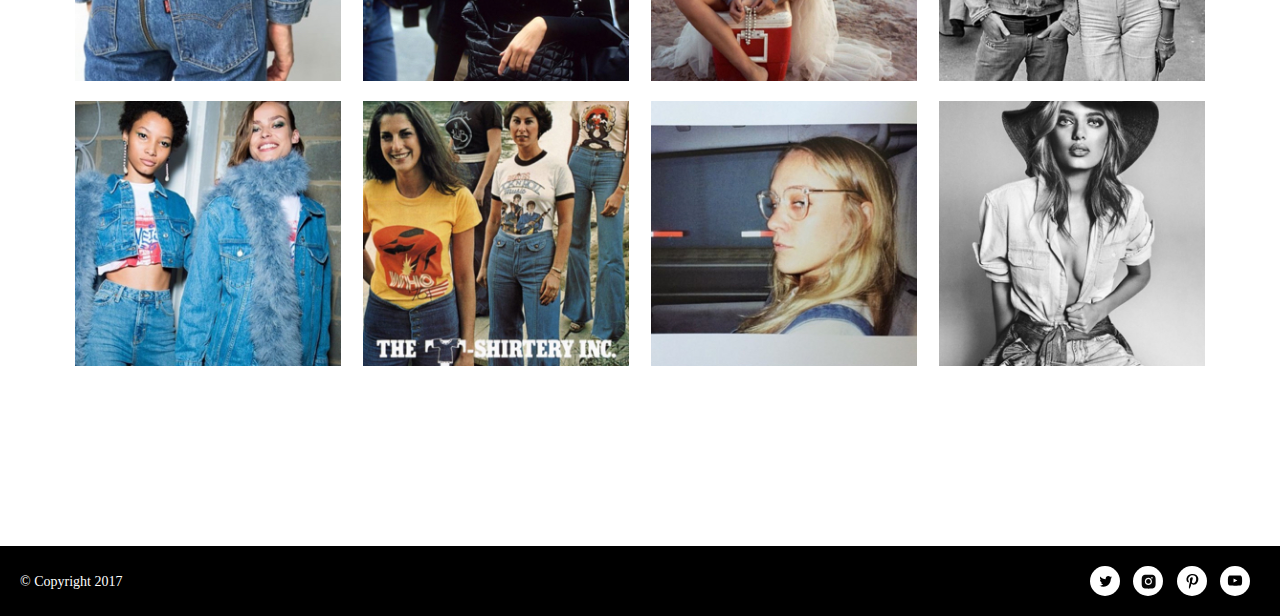
<file: interviews/index.html>
<!DOCTYPE html>

<html>

<head>
  <meta name="viewport" content="width=device-width, initial-scale=1">
  <title>thejeanius</title>
  <link rel="icon" href="/assets/favicon.png" sizes="16x16 32x32" type="image/png">
  <link rel="stylesheet" href="/css/base.css">
  <link rel="stylesheet" href="/css/style.css">
</head>



<header>
  <a href="/homepage/index.html">
  	<h1><img src="/assets/logo.svg"></h1>
  </a>




  <nav>
    <a href="/fashion/index.html">Fashion</a>
    <a href="/interviews/index.html">Interviews</a>
    <a href="/about/index.html">About</a>
  </nav>

  <div class="social">
    <a href="#"><img src="/assets/twitter-black.svg"></a>
    <a href="https://www.instagram.com/thejeanius_/"><img src="/assets/instagram-black.svg"></a>
    <a href="#"><img src="/assets/pinterest-black.svg"></a>
    <a href="#"><img src="/assets/youtube-black.svg"></a>
  </div>

</header>
  <a href="#" class="menu-toggle">
		<span class="line-1"></span>
		<span class="line-2"></span>
		<span class="line-3"></span>
	</a>

 <div class="menu">

  <nav>
    <a href="/fashion/index.html" class="shophover">Fashion</a>
    <a href="/interviews/index.html" class="winterhover">Interviews</a>
    <a href="/about/index.html" class="processhover">About</a>
  </nav>

</div>

<section class="hero">
    	<h2>Interviews</h2>
</section>

<section class="blog-entry">

  <div class="blog-container">

      <div class="blog-graphic-overlay-right">
         <a href="/story/index.html">

           <div class="blog-image-overlay-right">
      				<img src="/assets/image5-v2.jpg">
            	<span class="blog-bg-overlay-right" style="background-image:url(/assets/dots-background.svg)"></span>
           	</div>

          	<div class="blog-copy-overlay-left">
       				<h4>Interview</h4>
      				<h3>I love that they look like they’ve already had a serious amount of good loving, like a vintage gem you would find on a successful thrifting mission...
							</h3>
        			<div class="secondary-button">Read more</div>
        			<h5>October 22, 2016</h5>
   					</div>
        	</a>
    	</div>
 		</div>
	</section>


<section class="instagram">
  <div class="container">
    <div class="subhead">
      	<h4>Instagram</h4>
      	<h3>@thejeanius</h3>
    </div>

    <div class="insta">

      <div class="instapic">
        <div class="overlay">
      		<h5>Copy in here</h5>
    		</div>
        <img src="/assets/insta1.jpg">
      </div>

      <div class="instapic">
        	<div class="overlay">
      			<h5>Copy in here</h5>
    			</div>
        	<img src="/assets/insta2.jpg">
      </div>

      <div class="instapic">
        	<div class="overlay">
      			<h5>Copy in here</h5>
    			</div>
        	<img src="/assets/insta3.jpg">
      </div>

      <div class="instapic">
        	<div class="overlay">
      			<h5>Copy in here</h5>
    			</div>
        <img src="/assets/insta4.jpg">
      </div>

      <div class="instapic">
        <div class="overlay">
      		<h5>Copy in here</h5>
    		</div>
        <img src="/assets/insta5.jpg">
      </div>

      <div class="instapic">
        	<div class="overlay">
      			<h5>Copy in here</h5>
    			</div>
        	<img src="/assets/insta6.jpg">
      </div>

      <div class="instapic">
        	<div class="overlay">
      			<h5>Copy in here</h5>
    			</div>
        	<img src="/assets/insta7.jpg">
      </div>

      <div class="instapic">
        	<div class="overlay">
      			<h5>Copy in here</h5>
    			</div>
        <img src="/assets/insta8.jpg">
      </div>
  </div>

  </div>
</section>

	<footer class="footer">
   <p>© Copyright 2017</p>

  <nav>
    <a class="link" href="https://www.facebook.com/profile.php?id=100005118677860">
      <img src="/assets/twitter-white.svg">
    </a>
     <a class="link" href="https://www.instagram.com/gossers007/">
      <img src="/assets/instagram-white.svg">
    </a>
     <a class="link" href="https://www.twitter.com">
      <img src="/assets/pinterest-white.svg">
    </a>
     <a class="link" href="https://www.twitter.com">
      <img src="/assets/youtube-white.svg">
    </a>
  </nav>

</footer>

<script src="/js/jquery.js"></script>
<script src="/js/main.js"></script>

</html>
</file>
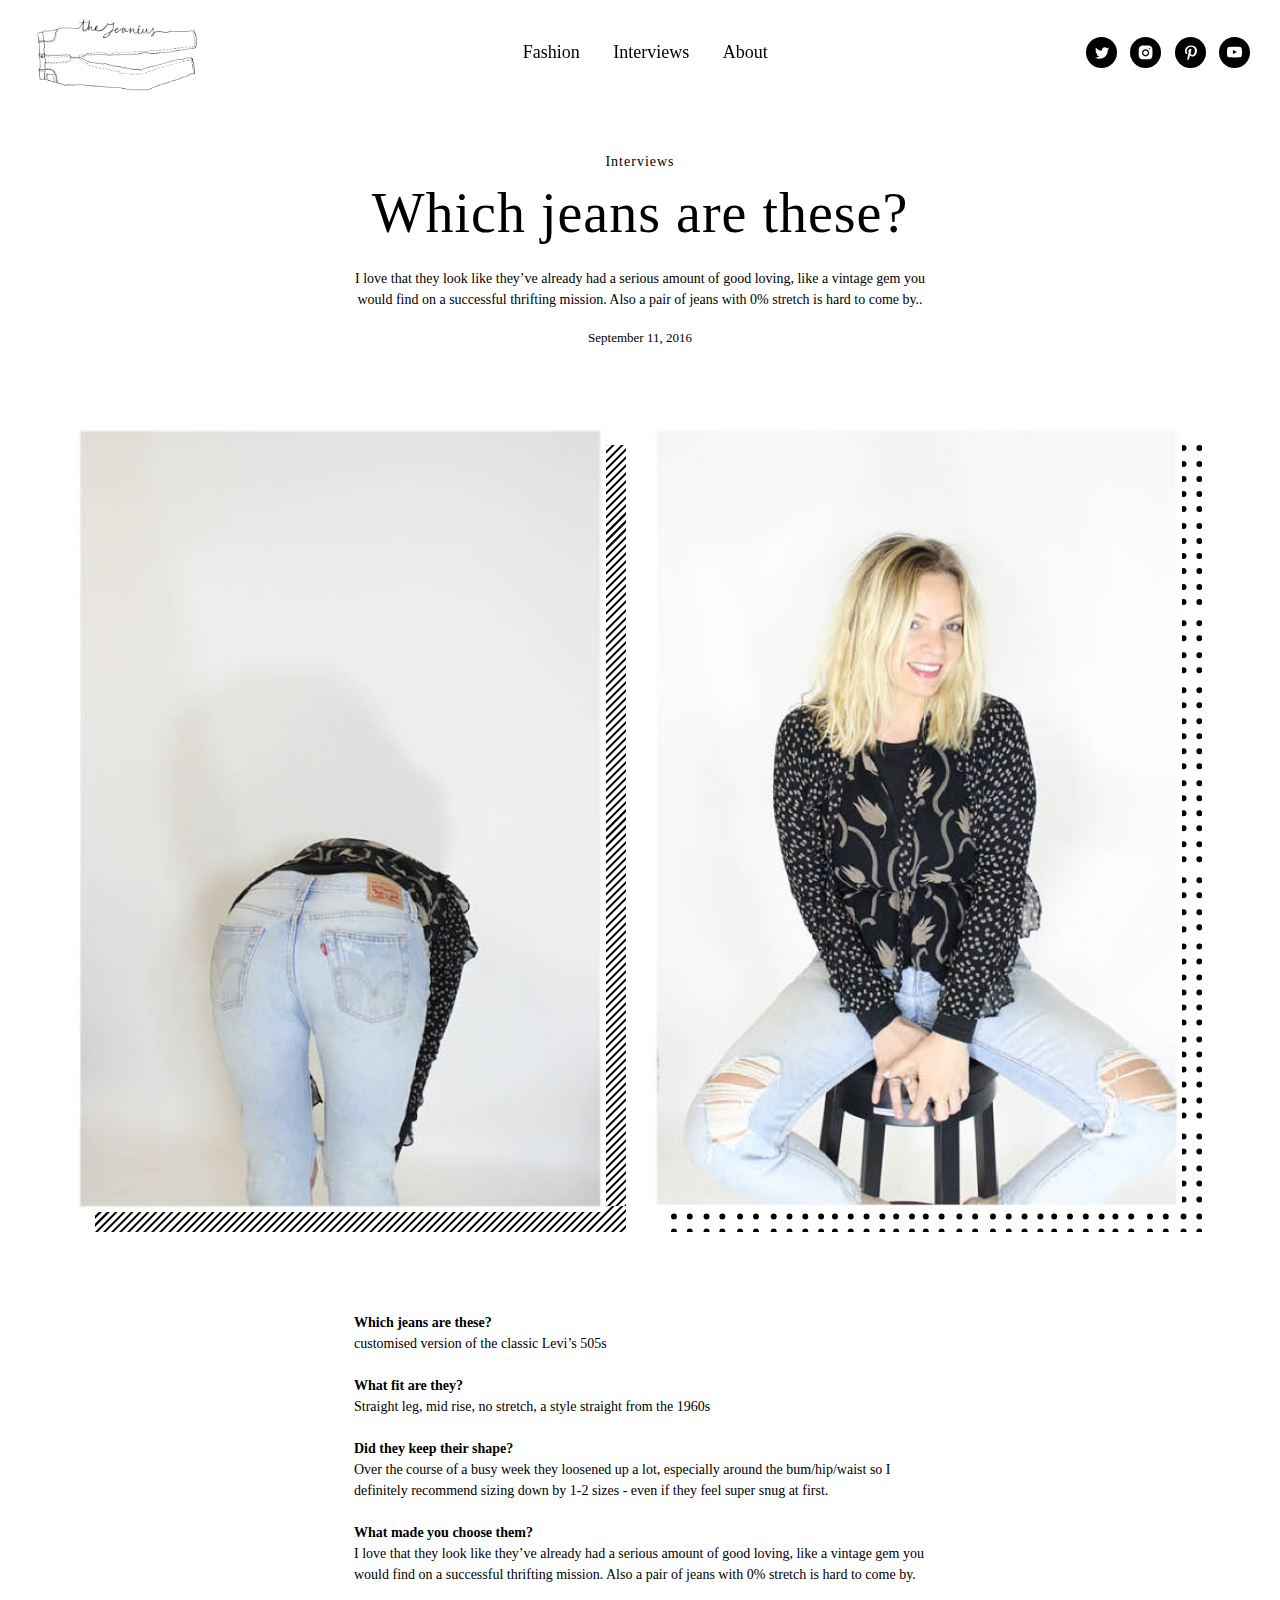
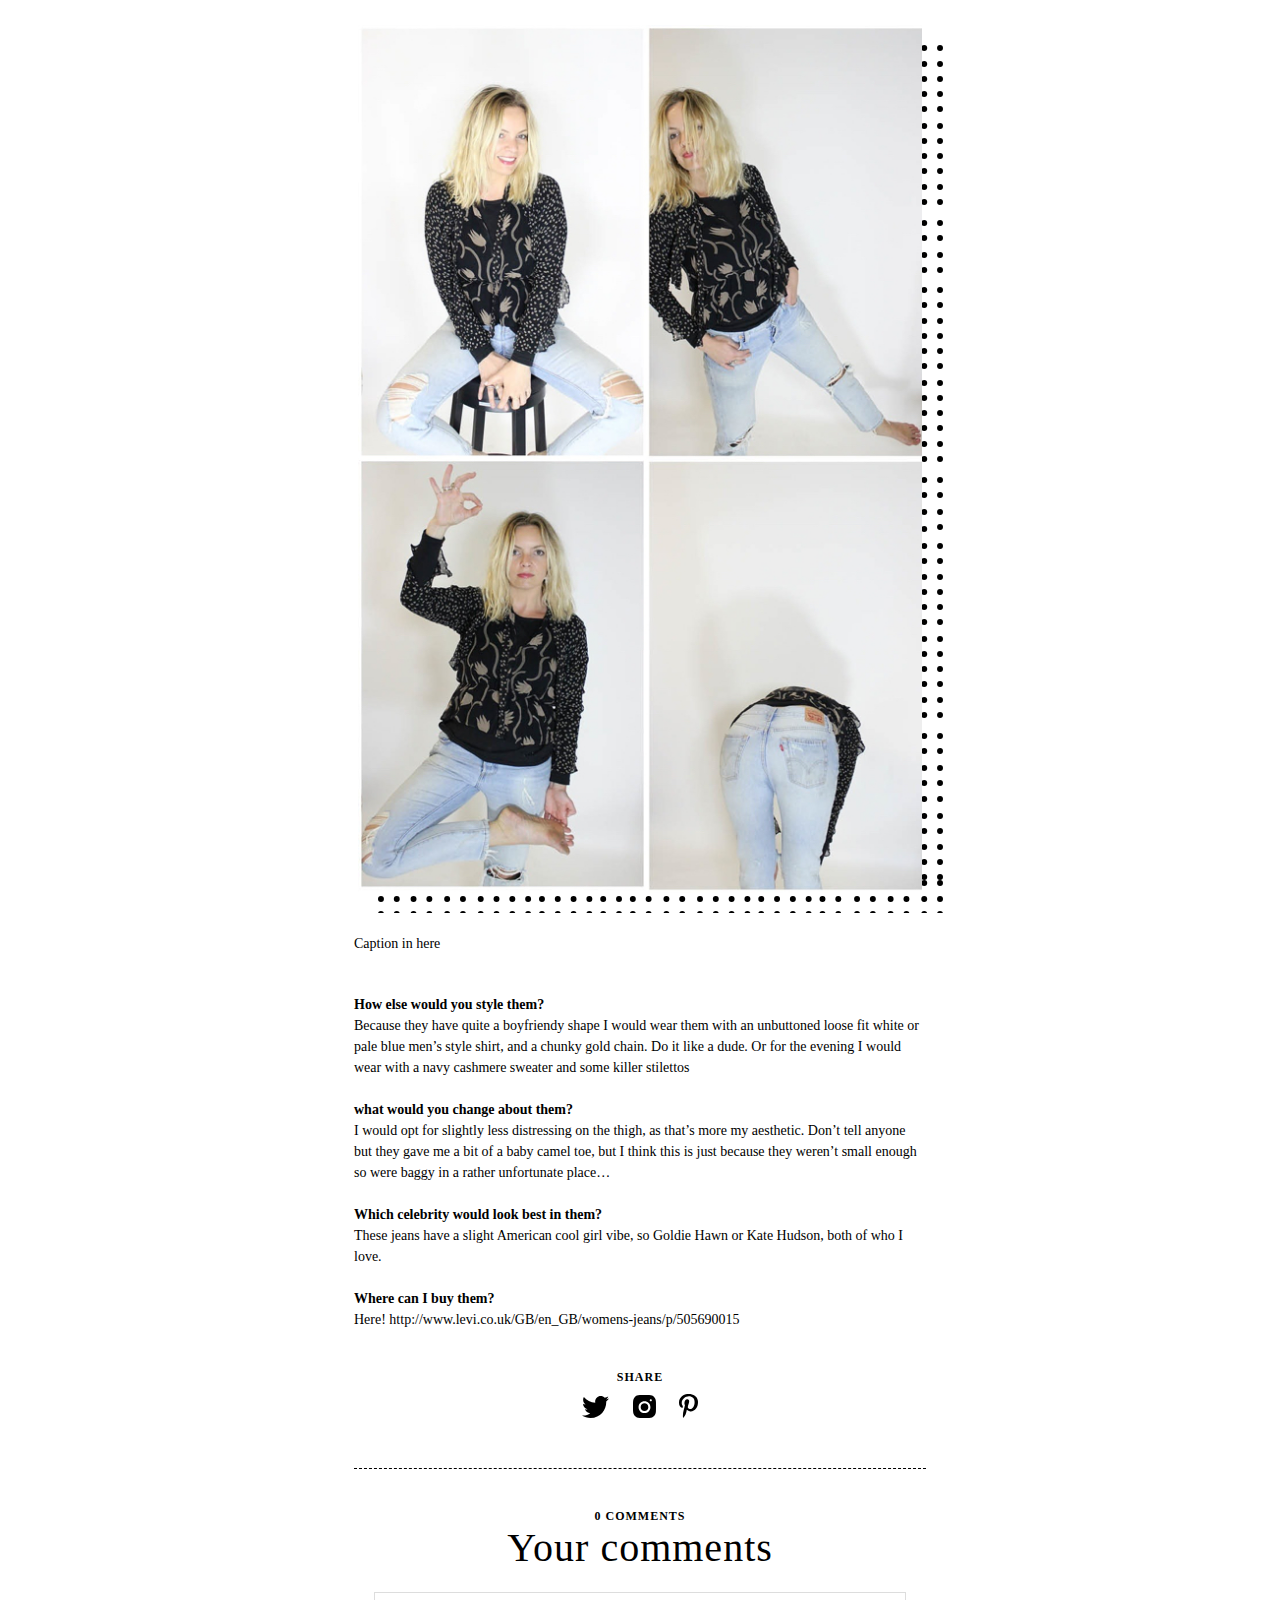
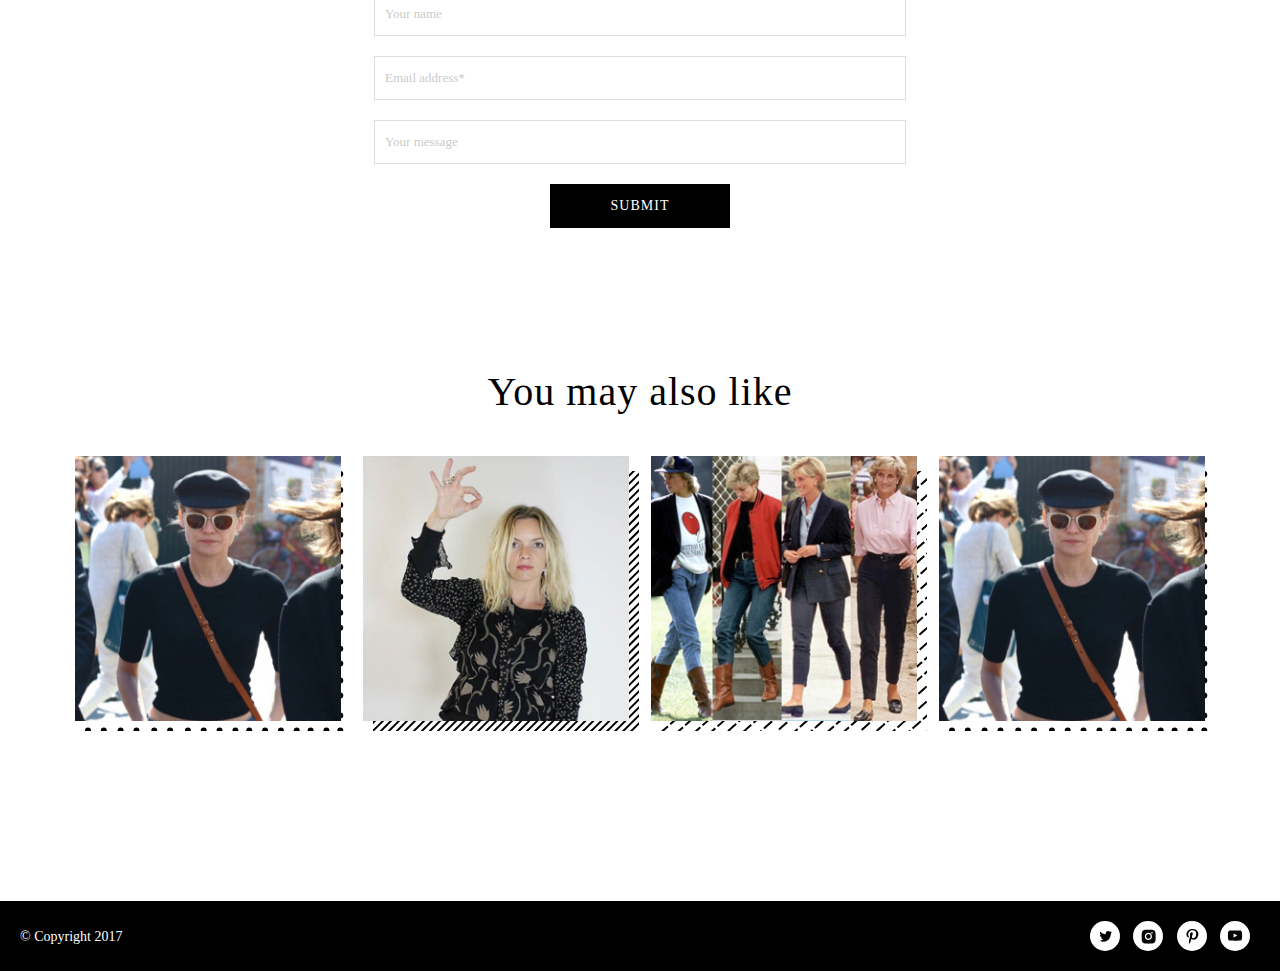
<file: story/index.html>
<!DOCTYPE html>

<html>

<head>
  <meta name="viewport" content="width=device-width, initial-scale=1">
  <title>thejeanius</title>
  <link rel="icon" href="/assets/favicon.png" sizes="16x16 32x32" type="image/png">
  <link rel="stylesheet" href="/css/base.css">
  <link rel="stylesheet" href="/css/style.css">
</head>



<header>
  <a href="/homepage/index.html">
  	<h1><img src="/assets/logo.svg"></h1>
  </a>




  <nav>
    <a href="/fashion/index.html">Fashion</a>
    <a href="/interviews/index.html">Interviews</a>
    <a href="/about/index.html">About</a>
  </nav>

  <div class="social">
    <a href="#"><img src="/assets/twitter-black.svg"></a>
    <a href="https://www.instagram.com/thejeanius_/"><img src="/assets/instagram-black.svg"></a>
    <a href="#"><img src="/assets/pinterest-black.svg"></a>
    <a href="#"><img src="/assets/youtube-black.svg"></a>
  </div>

</header>
  <a href="#" class="menu-toggle">
		<span class="line-1"></span>
		<span class="line-2"></span>
		<span class="line-3"></span>
	</a>

 <div class="menu">

  <nav>
    <a href="/fashion/index.html" class="shophover">Fashion</a>
    <a href="/interviews/index.html" class="winterhover">Interviews</a>
    <a href="/about/index.html" class="processhover">About</a>
  </nav>

</div>

<section class="hero">
  <div class="container">
  		<h4>Interviews</h4>
    	<h2>Which jeans are these?</h2>
    	<div class="standfirst">
  			<p>I love that they look like they’ve already had a serious amount of good loving, like a vintage gem you would 				find on a successful thrifting mission. Also a pair of jeans with 0% stretch is hard to come by..</p>
    	</div>
     <h5>September 11, 2016</h5>

    <div class="hero-image">

     <div class=" hero-image-left">
      <img src="/assets/post1.png">
       <span class="blog-bg-right" style="background-image:url(/assets/lines-background.svg)"></span>
     </div>


      <div class=" hero-image-right">
      		<img src="/assets/post2.jpg">
       		<span class="blog-bg-right" style="background-image:url(/assets/dots-background.svg)"></span>
     </div>

    </div>




    </div>

 </section>


  <section class="story">
    <div class="container">

      <div class="story-copy">
        <p class="question">Which jeans are these?</p>
 				<p class="answer"> customised version of the classic Levi’s 505s</p>
				<br>
        <p class="question">What fit are they? </p>
 				<p class="answer">Straight leg, mid rise, no stretch, a style straight from the 1960s</p>
				<br>
        <p class="question">Did they keep their shape? </p>
 				<p class="answer">Over the course of a busy week they loosened up a lot, especially around the bum/hip/waist 				so I definitely recommend sizing down by 1-2 sizes - even if they feel super snug at first. </p>
				<br>
        <p class="question">What made you choose them? </p>
 				<p class="answer">I love that they look like they’ve already had a serious amount of good loving, like a 						vintage gem you would find on a successful thrifting mission. Also a pair of jeans with 0% stretch is hard to 					come by.</p>
    </div>

       <div class=" story-image">
      		<img src="/assets/post3.jpg">
       		<span class="blog-bg-right" style="background-image:url(/assets/dots-background.svg)"></span>
     	</div>

      <div class="story-copy">
             <p>Caption in here</p>

      </div>

      <div class="story-copy">
        <p class="question">How else would you style them? </p>
 				<p class="answer"> Because they have quite a boyfriendy shape I would wear them with an unbuttoned loose fit white or pale blue men’s style shirt, and a chunky gold chain. Do it like a dude. Or for the evening I would wear with a navy cashmere sweater and some killer stilettos
</p>
				<br>
        <p class="question">what would you change about them?</p>
 				<p class="answer">I would opt for slightly less distressing on the thigh, as that’s more my aesthetic. Don’t tell anyone but they gave me a bit of a baby camel toe, but I think this is just because they weren’t small enough so were baggy in a rather unfortunate place…
</p>
				<br>
        <p class="question">Which celebrity would look best in them?
</p>
 				<p class="answer">These jeans have a slight American cool girl vibe, so Goldie Hawn or Kate Hudson, both of who I love. </p>
				<br>
        <p class="question">Where can I buy them?
</p>
 				<p class="answer"><a href="url(Here! http://www.levi.co.uk/GB/en_GB/womens-jeans/p/505690015)">Here! http://www.levi.co.uk/GB/en_GB/womens-jeans/p/505690015</a></p>
      </div>

    </div>

    <div class="story-share">
      <h6>Share</h6>
      <a href="#"><img src="/assets/twitter.svg"></a>
      <a href="#"><img src="/assets/instagram.svg"></a>
      <a href="#"><img src="/assets/pinterest.svg"></a>
    </div>

     <div class="story-comments">
      <h6>0 Comments</h6>
       <h3>Your comments</h3>
    	<form class="comments">
      <div class="pa-field-group">
					<input type="text" value="" name="FNAME" class="fname" id="xx-FNAME" placeholder="Your name">
			</div>

      <div class="pa-field-group">
				<input type="email" value="" name="EMAIL" class="email" id="xxx-EMAIL" placeholder="Email address*">
				</div>
      <div>
        <div class="pa-field-group">
				<input type="text" value="" name="MESSAGE" class="message" id="xxx-MESSAGE" placeholder="Your message">
				</div>
      <div>
        <input type="submit" value="submit" name="subscribe" id="xx-embedded-subscribe"class="button-new"></div>

    </form>
  </div>

  </section>



<section class="related-stories">
  <div class="container">
    <div class="subhead">
      	<h3>You may also like</h3>
    </div>

    <div class="related">

      <div class="related-pic">
        <div class="overlay">
      		<h5>Copy in here</h5>
    		</div>
        <img src="/assets/related-pic1.jpg">
        <span class="blog-bg-right" style="background-image:url(/assets/dots-background.svg)"></span>

      </div>

      <div class="related-pic">
        <div class="overlay">
      		<h5>Copy in here</h5>
    		</div>
        <img src="/assets/related-pic2.jpg">
        <span class="blog-bg-right" style="background-image:url(/assets/lines-background.svg)"></span>

      </div>

      <div class="related-pic">
        <div class="overlay">
      		<h5>Copy in here</h5>
    		</div>
        <img src="/assets/related-pic3.jpg">
        <span class="blog-bg-right" style="background-image:url(/assets/dashed-lines-background-sq.svg)"></span>

      </div>

      <div class="related-pic">
        <div class="overlay">
      		<h5>Copy in here</h5>
    		</div>
        <img src="/assets/related-pic1.jpg">
        <span class="blog-bg-right" style="background-image:url(/assets/dots-background.svg)"></span>

      </div>


  </div>

  </div>
</section>

<footer class="footer">
   <p>© Copyright 2017</p>

  <nav>


    <a href="https://www.facebook.com/profile.php?id=100005118677860">
      <img src="/assets/twitter-white.svg">
    </a>
     <a href="https://www.instagram.com/gossers007/">
      <img src="/assets/instagram-white.svg">
    </a>
     <a href="https://www.twitter.com">
      <img src="/assets/pinterest-white.svg">
    </a>
     <a  href="https://www.twitter.com">
      <img src="/assets/youtube-white.svg">
    </a>

  </nav>

</footer>

<script src="/js/jquery.js"></script>
<script src="/js/main.js"></script>


</html>
</file>
<file: css/base.css>
html, body, div, span, applet, object, iframe,
h1, h2, h3, h4, h5, h6, p, blockquote, pre,
a, abbr, acronym, address, big, cite, code,
del, dfn, em, img, ins, kbd, q, s, samp,
small, strike, strong, sub, sup, tt, var,
b, u, i, center,
dl, dt, dd, ol, ul, li,
fieldset, form, label, legend,
table, caption, tbody, tfoot, thead, tr, th, td,
article, aside, canvas, details, embed,
figure, figcaption, footer, header, hgroup,
menu, nav, output, ruby, section, summary,
time, mark, audio, video {
  margin: 0;
  padding: 0;
  border: 0;
  font-size: 100%;
  font: inherit;
  vertical-align: baseline;
}

article, aside, details, figcaption, figure,
footer, header, hgroup, menu, nav, section {
  display: block;
}
body {
  line-height: 1;
}
ol, ul {
  list-style: none;
}
blockquote, q {
  quotes: none;
}
blockquote:before, blockquote:after,
q:before, q:after {
  content: '';
  content: none;
}
table {
  border-collapse: collapse;
  border-spacing: 0;
}

img, iframe {
  vertical-align: bottom;
  max-width: 100%;
}

input, textarea, select {
  font: inherit;
}

* {
  -webkit-box-sizing: border-box;
  -moz-box-sizing: border-box;
  box-sizing: border-box;
  -webkit-font-smoothing: antialiased;
  text-rendering: optimizeLegibility;
}
</file>
<file: css/style.css>
body {
	font-family: Noto Serif;
	font-size: 14px;
	line-height: 1.5;
	background-color: #ffffff;
	color: #000000;
  transition: background-color 0.5s ease;
}

a {
  text-decoration: none;
  color: #000000;
}

header {
  position: fixed;
  top: 0;
  left: 0;
  width: 100%;
  display: flex;
  flex-wrap: wrap;
  justify-content: space-between;
  align-items: center;
  overflow: hidden;
  padding: 0 20px;
  opacity: 0;
  transform: translateY(-100%);
  transition: all .5s ease;
  background-color: rgba(255, 255, 255, 0.95);
  z-index: 10;
}

.visible {
  opacity: 1;
  transform: translateY(0%);
  transition: all .5s ease;
}

.menu-toggle {
  display: none;
}

.menu {
  display: none;
}

h1 img  {
  vertical-align: middle;
  cursor: pointer;
  padding-top: 10px;
  transition: all .5s ease;
}

h1:hover img {
  transform: scale(1.1);
}

h2 {
  font-family: Noto Serif;
  font-weight: 400;
  line-height: 1.2;
  letter-spacing: 1px;
  text-align: center;
  font-size: 56px;
}

.social a img {
  padding-right: 10px;
  transition: transform 0.5s ease;
}

.social a:hover img {
  transform: scale(1.1);
}

.fade {
   opacity: 1;
}

section  {
  opacity: 0;
  transition: opacity .7s ease;
  transition-delay: .5s;
  margin: 100px auto;
}

.container {
  max-width: 1170px;
  margin-left: auto;
	margin-right: auto;
  padding-left: 20px;
  padding-right: 20px;
}

.blog-container,
.blog-container-rev {
  max-width: 970px;
  display: flex;
  align-items: center;
  justify-content: center;
  padding-left: 20px;
  padding-right: 20px;
  margin-left: auto;
  margin-right: auto;
}

.blog-copy-left {
  width: 30%;
  margin-right: 5%;
  z-index: 3;
}

.blog-graphic-right {
  position: relative;
  width: 63%;
  margin-right: 2%;
  transition: transform 0.5s ease;
}


.blog-entry .blog-container:hover .blog-graphic-right {
  transform: rotate(-3deg);
}

.blog-bg-right {
	 width: 100%;
   position: absolute;
   right: -20px;
   top: 20px;
   bottom: -20px;
   z-index: -1;
}

.blog-copy-right {
  width: 30%;
  margin-left: 5%;
  z-index: 3;
}

.blog-graphic-left {
  position: relative;
  width: 63%;
  margin-left: 2%;
  transition: transform 0.5s ease;
}

.blog-entry .blog-container-rev:hover .blog-graphic-left {
  transform: rotate(-3deg);
}


.blog-graphic-left .blog-bg-left {
	 width: 100%;
   position: absolute;
   left: -20px;
   top: 20px;
   bottom: -20px;
   z-index: -1;
}

.blog-graphic-overlay-left {
  padding-right: 40%;
  position: relative;
  margin-left: 2%;
}

.blog-copy-overlay-right {
  position: absolute;
  right:0;
  top: 50%;
  max-width: 45%;
  transform: translateY(-50%);
}

.blog-image-overlay-left {
  position: relative;
  left:0;
  top:0;
  transition: transform 0.5s ease;
}

.blog-bg-overlay-left {
  width: 100%;
  position: absolute;
  left: -20px;
  top: 15px;
  bottom: -20px;
  z-index: -1;
}

.blog-entry .blog-container:hover .blog-image-overlay-left {
  transform: rotate(3deg);
}

.blog-graphic-overlay-right {
  padding-left: 35%;
  position: relative;
  margin-right: 2%;
}

.blog-copy-overlay-left {
  position: absolute;
  left:0;
  top: 50%;
  max-width: 45%;
  transform: translateY(-50%);
}

.blog-image-overlay-right {
  position: relative;
  right:0;
  top:0;
  transition: transform 0.5s ease;
}

.blog-bg-overlay-right {
  width: 100%;
  position: absolute;
  right: -20px;
  top: 15px;
  bottom: -20px;
  z-index: -1;
}

.blog-entry .blog-container:hover .blog-image-overlay-right {
  transform: rotate(3deg);
}

h5 {
  font-size: 13px;
  line-height: 1.2;
  letter-spacing: 0px;
}

h4 {
  font-size: 14px;
  line-height: 1.2;
  letter-spacing: 1px;
  margin-bottom: 10px;
}

h3 {
  font-family: Noto Serif;
  font-weight: 400;
  line-height: 1.2;
  letter-spacing: 1px;
  font-size: 40px;
}

h6 {
   font-family: Noto Serif;
  font-weight: 700;
  line-height: 1.2;
  font-size: 12px;
  letter-spacing: 1px;
  text-transform: uppercase;
}

.secondary-button {
  font-size: 14px;
  line-height: 1.2;
  letter-spacing: 0px;
  margin-top: 40px;
  margin-bottom: 40px;
 position: relative;
  display: inline-block;
}

.secondary-button:after {
  content: "";
  position: absolute;
  top: 100%;
  left: 50%;
  height: 1px;
  width: 0;
  background-color: #000000;
  transition: all 0.5s;
}

.secondary-button:hover:after {
  width: 100%;
  left: 0;
}


.hero {
  margin-top: 12%;
  text-align: center;
}

.hero-headline {
  margin-bottom: 5%;
}

.standfirst {
  max-width: 572px;
  margin: 20px auto;
}

header nav a  {
  font-family: Noto Serif;
  line-height: 1.2;
  font-weight: 400;
  font-size: 18px;
  color: #000000;
  margin: 0 15px 0 15px;
  text-decoration: none;
  position: relative;
}

header nav a:after {
  content: "";
  position: absolute;
  top: 100%;
  left: 50%;
  height: 1px;
  width: 0;
  background-color: #000000;
  transition: all 0.5s;
}

header nav a:hover:after {
  width: 100%;
  left: 0;
}

.insta {
  display: flex;
  flex-wrap: wrap;
  padding-top: 20px;
  max-width: 1170px;
  justify-content: space-between;
}

.instapic {
  width: 23.5%;
  position: relative;
  overflow: hidden;
  padding-top: 20px;
}


.subhead {
  text-align: center;
}

.overlay {
  position: absolute;
  top: 0;
  top: 0;
  left: 0;
  width: 100%;
  height: 100%;
  background-color: rgba(255, 255, 255, 0.72);
  opacity: 0;
  transition: all 0.3s;
  }

.instapic:hover .overlay {
  position: absolute;
  bottom: 0;
  left: 0;
  width: 100%;
  height: 100%;
 	opacity: 1;
  cursor: pointer;
  }

.overlay h5 {
  position: absolute;
  top:50%;
 	left: 0%;
  text-align: center;
  width: 100%;
}

.instagram {
  margin-bottom: 80px ;
}

.footer {
  display: flex;
  justify-content: space-between;
  align-items: center;
  background-color: #000000;
  margin-top: 180px;
  color: #ffffff;
  padding: 20px;
}

footer nav  a {
  display: inline-block;
  text-decoration: none;
  max-width: 40px;
}

 footer nav  img {
  transition: transform 0.5s ease;
	padding-right: 10px;
}

footer nav a:hover img {
  transform: scale(1.1);
}

.four h2 {
  text-align: left;
  position: absolute;
  top: 10px;
  left: 20px;
}



.video-container {
  max-width: 1170px;
  padding-left: 20px;
  padding-right: 20px;
  margin-left: auto;
  margin-right: auto;
  display: flex;
  flex-wrap: wrap;
  align-items: flex-end;
  position: relative;
}


.col-left {
  display: flex;
  flex-flow: column nowrap;
  flex: 1;
  padding-right: 20px;
}

.col-left,
.col-right {
  padding-top: 20px;
}

.col-left {
  max-width: 25%;
}

.col-right {
  max-width: 75%;
  position: relative;
}

.four,
.two,
.three {
  padding-top: 20px;
}

.play-icon {
  position: absolute;
  top: 50%;
  left: 10%;
  max-width: 5%;
}

.play-icon2 {
  position: absolute;
  bottom: 10%;
  left: 10%;
  max-width: 5%;
}

.play-iconlarge {
  position: absolute;
  top: 50%;
  left: 50%;
  transform: translate(-50%, -25%);
}

.col-left img {
  width: 100%;
}

.hero-image {
  display: flex;
  flex-wrap: wrap;
  margin-top: 80px;
}

.hero-image-left,
.hero-image-right {
  width: 47%;
  position: relative;
   left:0;
  top:0;
}

.hero-image-left {
	margin-right: 4%;
}

.story-copy {
  max-width: 572px;
  margin: 40px auto;
  text-align: left;
}

.question {
  font-weight: 700;
}

.story-image {
  position: relative;
  left:0;
  top:0;
  width: 50%;
  margin-left: auto;
  margin-right: auto;
}

.story-share a {
  display: inline-block;
  padding: 10px;
}

.story-share {
  text-align: center;
  max-width: 572px;
  margin: 40px auto;
 	border-bottom: 1px dashed #000000;
  padding: 0 20px 40px 20px;
}

.story-comments {
  text-align: center;
  max-width: 572px;
  margin: 40px auto;
  padding: 0 20px 40px 20px;
}

.comments {
  margin-top: 20px;
}

.comments .pa-field-group {
  display: block;
  height: 44px;
  max-width: 572px;
  margin-bottom: 20px;
}


.comments input {
 	background-color: #fff;
	color: #000000;
	border: 1px solid #ddd;
 	border-radius: 0;
 	width: 100%;
 	height: 44px;
 	padding: 10px;
  -webkit-appearance: none;
}

input[type=text],
input[type=email] {
  font-size: 13px;
  vertical-align: top;
}

input[type=email]:focus,
input[type=text]:focus {
  font-size: 13px;
  color: #000000;
  outline: none;
  border: 1px solid #000000;
}

input::placeholder {
  color: #cbcbcb;
}


input.button-new {
  text-transform: uppercase;
  letter-spacing: 1px;
  font-size: 14px;
  background-color: #000000;
  color: #ffffff;
  border: solid 1px transparent;
  transition: 0.3s;
  width: 180px;
}

input.button-new:hover {
  border: solid 1px #000000;
  cursor: pointer;
  background-color: #ffffff;
	color:  #000000;
}

.related {
  display: flex;
  flex-wrap: wrap;
  padding-top: 20px;
  max-width: 1170px;
  justify-content: space-between;
}

.related-pic {
  width: 23.5%;
  position: relative;
  top: 0;
  left: 0;
  overflow: visible;
  padding-top: 20px;
}

.related-pic .blog-bg-right {
	 width: 100%;
   position: absolute;
   right: -10px;
   top: 35px;
   bottom: -10px;
   z-index: -1;
}


.overlay {
  position: absolute;
  top: 0;
  top: 0;
  left: 0;
  width: 100%;
  height: 100%;
  background-color: rgba(255, 255, 255, 0.72);
  opacity: 0;
  transition: all 0.3s;
  }

.related-pic:hover .overlay {
  position: absolute;
  bottom: 0;
  left: 0;
  width: 100%;
  height: 100%;
 	opacity: 1;
  cursor: pointer;
  }

.overlay h5 {
  position: absolute;
  top:50%;
 	left: 0%;
  text-align: center;
  width: 100%;
}

.related-stories {
  margin-bottom: 80px ;
}

.about-container {
  max-width: 970px;
  padding-left: 2%;
  padding-right: 2%;
  margin-left: auto;
  margin-right: auto;
  display: flex;
  flex-wrap: wrap;
  align-items: flex-end;
  position: relative;
}

.about-right {
  padding-left: 35%;
  position: relative;
  margin-right: 4%;
  margin-left: 4%;
}

.about-image-right {
  position: relative;
  right:0;
  top:0;
  transition: transform 0.5s ease;
}

.about-copy-left {
  position: absolute;
  left:0;
  top: 50%;
  max-width: 45%;
  transform: translateY(-50%);
}

.about-copy-left h3 {
  padding-bottom: 20px;
}

.about-copy-left a {
  font-weight: 700;
}

.about-left {
  padding-right: 35%;
  position: relative;
  margin-right: 4%;
  margin-left: 4%;

}

.about-image-left {
  position: relative;
  left:0;
  top:0;
  transition: transform 0.5s ease;
}

.about-copy-right {
  position: absolute;
  right:0;
  bottom: -5%;
  max-width: 45%;
   background-color: #ffffff;
  padding: 4%;
}

.copy-links {
  margin-top:20px ;
  max-width: 200px;
}

.about-copy-right a {
  display: inline-block;
  font-weight: 700;
  padding-top: 10px;
  position: relative;
}

.about-copy-right a:after {
  content: "";
  position: absolute;
  top: 100%;
  left: 50%;
  height: 1px;
  width: 0;
  background-color: #000000;
  transition: all 0.5s;
}

.about-copy-right a:hover:after {
  width: 100%;
  left: 0;
}


@media (max-width: 840px) {

	section  {
	  opacity: 0;
	  transition: opacity 0s ease;
	  transition-delay: 0s;
	  margin: 100px auto;
	}

  header nav,
  .social {
    display: none;
  }

  .menu {
   display: block;
  background-color: #ffffff;
  width: 100%;
  height: 100%;
  position: fixed;
  top: 0%;
  right: 0%;
  transform: translateX(100%);
  transition: transform 0.5s cubic-bezier(0.06, 0.17, 0.2, 1);
  z-index: 5;
}

.open {
  transform: translateX(0);
}

.menu nav {
  position: absolute;
	text-align: center;
  width: 100%;
  display: flex;
  flex-direction: column;
	/*here we position the top edge of the box 50% from the top of the container*/
  top: 50%;
	/* we use transform to move the nav up by 50% of the nav of its height,
	which always stays relative to the size of our box */
  transform: translateY(-50%);
  z-index: 8;
}

.menu nav a {
  font-size: 32px;
  font-family: Noto Serif;
 	font-weight: 400;
	line-height: 1.5;
  margin-bottom: 10px;
  margin-left: auto;
  margin-right: auto;
  color: #000000;
  text-decoration: none;
  text-align: center;
  opacity: 0;
  transform: translateX(-100px);
 	transition: all 0.5s cubic-bezier(0.68, -0.55, 0.27, 1.55);
}


.open nav a {
    transform: translateX(0);
    opacity: 1;
  	transition: all 0.3s;
  	border-bottom: 2px solid transparent;
  	padding-bottom: 1px;
  position: relative;
}

.open nav a:after {
  content: "";
  position: absolute;
  top: 100%;
  left: 50%;
  height: 1px;
  width: 0;
  background-color: #000000;
  transition: all 0.5s;
}

.open nav a:hover:after {
  width: 100%;
  left: 0;
}


 a.menu-toggle {
    display: block;
    width: 36px;
    height: 34px;
    position: fixed;
    right: 20px;
    top: 20px;
    -moz-transition: all 0.3s linear;
    -webkit-transition: all 0.3s linear;
    transition: all 0.3s linear;
  }

  .menu-toggle {
    z-index: 10;
  }

  .menu-toggle span {
    display: block;
    height: 2px;
    background-color: #000000;
    position: absolute;
    left: 0;
    right: 0;
    -moz-transition: all 0.3s ease-in-out;
    -webkit-transition: all 0.3s ease-in-out;
    transition: all 0.3s ease-in-out;
    outline: 1px solid transparent;
}

  .menu-toggle span.line-1 {
    top: 2px;
        transition: all 0.3s ease-in-out;

  }

  .rotate {
    transform: rotate(-45deg);
    top: 16px !important;
  }

   .menu-toggle span.line-2 {
    top: 12px;
  }

   .menu-toggle span.line-3 {
    top: 22px;
  }

    .rotate2 {
    transform: rotate(45deg);
     top: 16px !important;
  }




  h1 {
    max-width: 140px;
    padding-left: 0px;
    padding-top: 0px;
  }

  h2 {
    font-size: 40px;
	}

  h3 {
  	font-size: 32px;
	}

  .hero {
    margin-top: 15%;
	}

}

@media (max-width: 650px) {

  .hero {
    margin-top: 20%;
	}

   section {
    margin: 65px auto;
	}

  section.hero {
    margin-bottom: 0%;
  }

   h2 {
    font-size: 32px;
	}

  h3 {
  	font-size: 24px;
	}

   h1 {
    max-width: 110px;
  }

  .instapic {
  	width: 47%;
  	position: relative;
  	overflow: hidden;
  	padding-top: 20px;
	}

  .instagram {
  	margin-bottom: 0px ;
	}

  .footer {
  	margin-top: 80px;
	}
   .related {
  	display: flex;
  	flex-wrap: wrap;
  	padding-top: 20px;
  	max-width: 1170px;
  	justify-content: space-between;
	}

.related-pic {
  width: 47%;
  position: relative;
  top: 0;
  left: 0;
  overflow: visible;
  padding-top: 20px;
}

.related-pic .blog-bg-right {
	 width: 100%;
   position: absolute;
   right: -10px;
   top: 35px;
   bottom: -10px;
   z-index: -1;
	}

}

@media (max-width:600px) {


  .about-container {
  display: flex;
  flex-direction: column-reverse;
  position: relative;
}

.about-right {
  padding-left: 0%;
  position: relative;
  margin-right: 4%;
  margin-left: 4%;
}

.about-image-right {
  position: relative;
  right:0;
  top:0;
  transition: transform 0.5s ease;
}

.about-copy-left {
  position: relative;
  left:0;
  top: 0%;
  margin-top: 10%;
  max-width: 100%;
  transform: translateY(0%);
}

.about-copy-left h3 {
  padding-bottom: 20px;
}

.about-left {
  padding-right: 0%;
  position: relative;
  margin-right: 4%;
  margin-left: 4%;
}

.about-image-left {
  position: relative;
  left:0;
  top:0;
  transition: transform 0.5s ease;
}

.about-copy-right {
  position: relative;
  right:0;
  bottom: 0%;
  margin-top: 10%;
  max-width: 100%;
   background-color: #ffffff;
  padding: 0%;
}

}

@media (max-width: 450px)  {

  .hero-headline {
      margin-bottom: 10%;
   }

    h1 {
    max-width: 90px;
    margin-left: -10px;
  }

 .blog-container {
  display: flex;
  flex-direction: column-reverse;
  padding-left: 20px;
  padding-right: 20px;
}

  .blog-container-rev {
  display: flex;
  flex-direction: column;
  padding-left: 20px;
  padding-right: 20px;
}

.blog-copy-left {
  position: relative;
  display: block;
  width: 100%;
  margin-right: 0;
  margin-top: 15%;
}

.blog-graphic-right {
	display: block ;
  width: 100%;
  margin-right: 5%;
}

  .blog-bg-right {
    right: -10px;
    top: 10px;
    bottom: -10px;
  }

  .blog-graphic-left .blog-bg-left {
    left: -10px;
    top: 10px;
    bottom: -10px;
  }

.blog-copy-right {
  width: 100%;
  margin-left: 0%;
  margin-top: 15%;
  display: block;
}

.blog-graphic-left {
  width: 100%;
  margin-left: 2%;
}


.blog-graphic-overlay-left {
  display: block;
  padding-right: 0%;
  margin-left: 0%;
}

.blog-copy-overlay-right {
  display: block;
  max-width: 100%;
  position: relative;
  right: 0;
  top: 0;
  max-width: 100%;
  transform: translateY(0);
  margin-top: 15%;
}

.blog-image-overlay-left {
  display: block;
  max-width: 100%;
  position: relative;
  right: 0;
  top: 0;
  transform: translateY(0);
}



.blog-graphic-overlay-right {
  display: block;
  padding-left: 0%;
  position: relative;
  margin-right: 0%;
}

.blog-copy-overlay-left {
  position: relative;
  left:0;
  top:0;
  max-width: 100%;
  margin-top: 15%;
  transform: translateY(0);
}

.blog-image-overlay-right {
  position: relative;
  right:0;
  top:0;
  transition: transform 0.5s ease;
}

.blog-bg-overlay-right {
  width: 100%;
  position: absolute;
  right: -10px;
  top: 15px;
  bottom: -10px;
  z-index: -1;
}

  .blog-bg-overlay-left {
    width: 100%;
    position: absolute;
    left: -10px;
    top: 15px;
    bottom: -10px;
  }

.blog-entry .blog-container:hover .blog-image-overlay-right {
  transform: rotate(0deg);
}

  .blog-entry .blog-container:hover .blog-image-overlay-left {
  transform: rotate(0deg);
}

  .blog-entry .blog-container:hover .blog-graphic-left {
  transform: rotate(0deg);
}

    .blog-entry .blog-container:hover .blog-graphic-right {
  transform: rotate(0deg);
}

  .secondary-button {
    margin-top: 20px;
    margin-bottom: 20px;
  }



 .footer {
  	display: flex;
  	flex-direction: column;
  	align-items: center;
  	background-color: #000000;
  	color: #ffffff;
  	padding: 30px;
	}

  footer nav {
    padding-top: 15px;
  }

	footer nav  a {
  	display: inline-block;
  	text-decoration: none;
  	max-width: 40px;
	}

 footer nav  img {
  transition: transform 0.5s ease;
	padding-right: 10px;
}

footer nav a:hover img {
  transform: scale(1.1);
}


.video-container {
  max-width: 1170px;
  padding-left: 20px;
  padding-right: 20px;
  margin-left: auto;
  margin-right: auto;
  display: block;
  position: relative;
}



 .col-left {
  max-width: 100%;
  display: block;
  padding-right: 0px;
  padding-top: 0px;
  position: relative;
}


.col-right {
  max-width: 100%;
  position: relative;
}

.four,
.two,
.three {
  padding-top: 20px;
  max-width: 100%;
	position: relative;
}

.play-icon {
  position: absolute;
  bottom: 45%;
  left: 50%;
  transform: translate(-50%, -25%);
  max-width: 15%;
}

.play-icon2 {
  position: absolute;
  bottom: 12%;
  left: 50%;
  transform: translate(-50%, -25%);
  max-width: 15%;
}

.play-iconlarge {
  position: absolute;
  top: 50%;
  left: 50%;
  transform: translate(-50%, -25%);
  max-width: 15%;

}

  .four h2 {
    text-align: left;
    position: relative;
    top: 0;
    left: 0;
}

 input.button-new {
  width: 100%;
}

  .hero-image {
    display: flex;
    flex-direction: column-reverse;
    margin-top: 30px;
  }

  .hero-image-left, .hero-image-right {
    width: 100%;
 		margin-top: 20px;
  }

  .story-image {
    width: 100%;
}

  .story-copy {
    margin: 10px auto 30px;
  }

  .story-comments {
  padding: 0 20px 0px 20px;
	}



}
</file>
